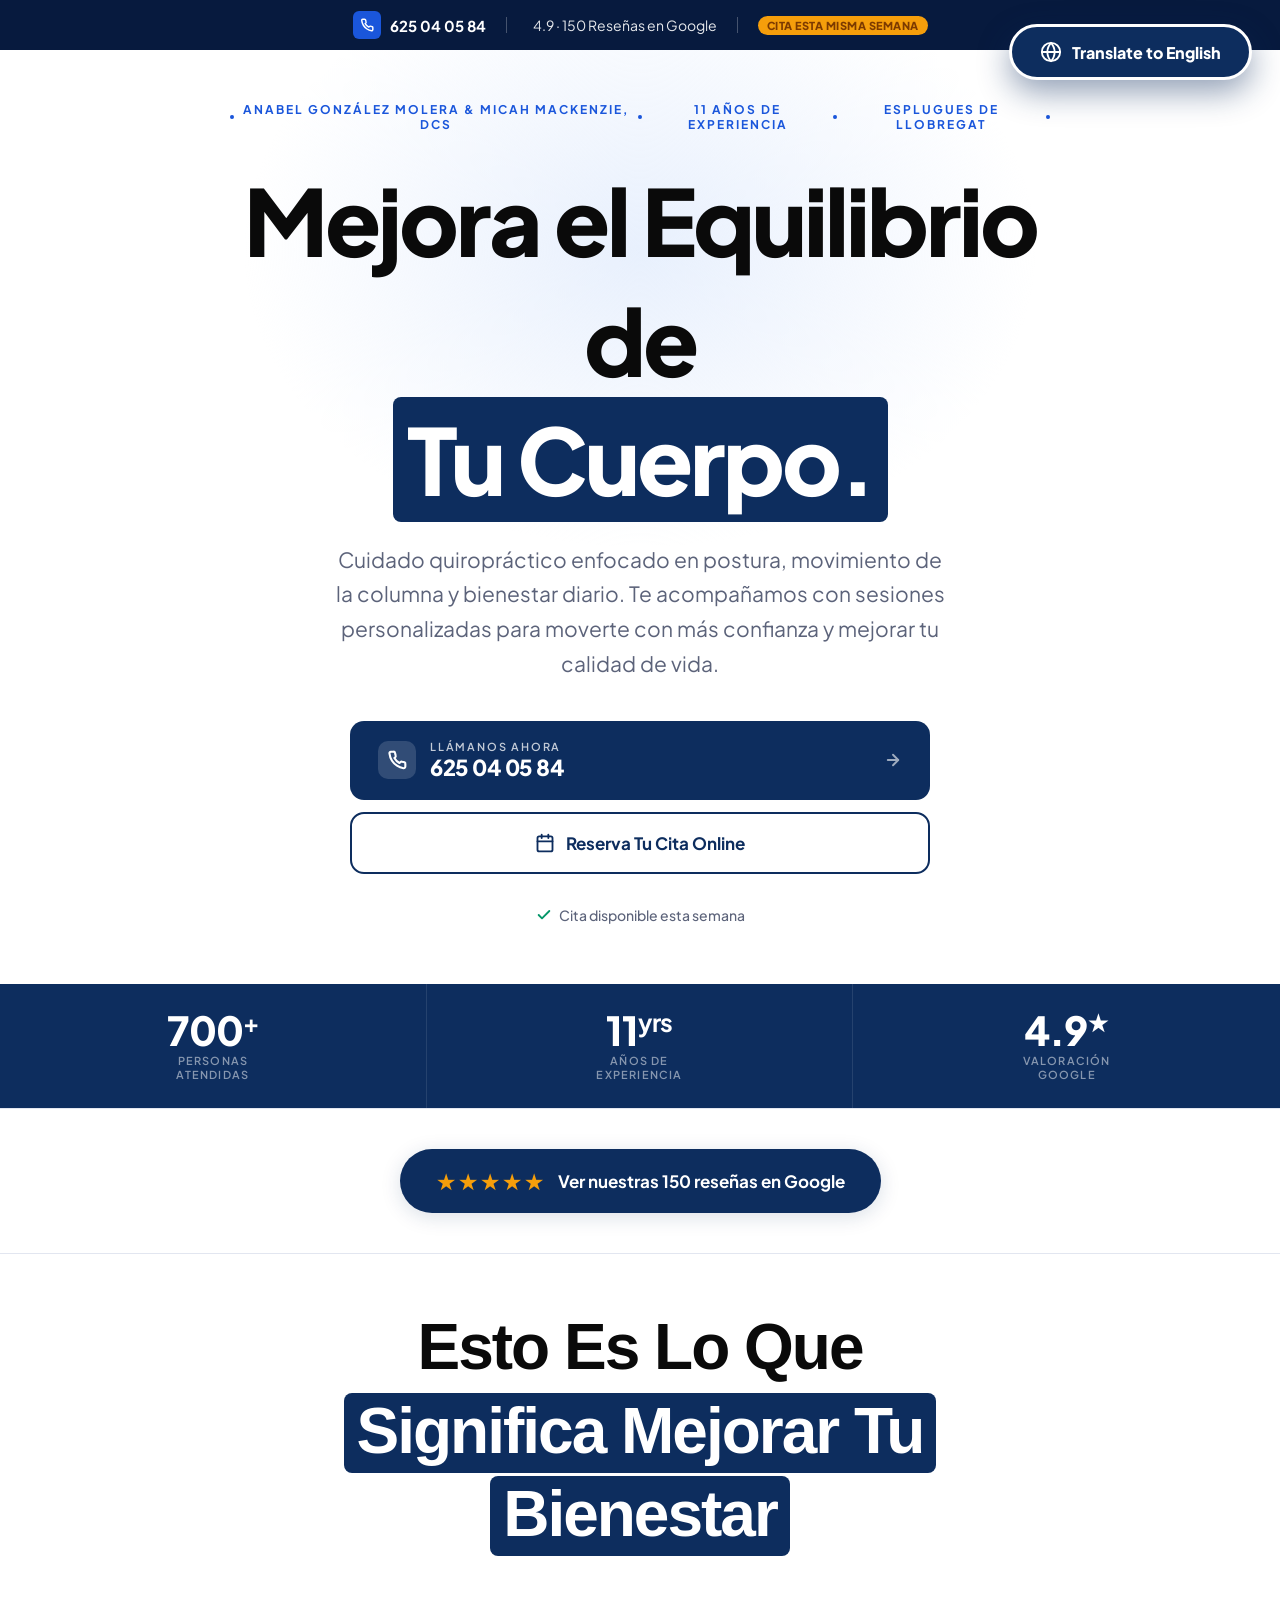
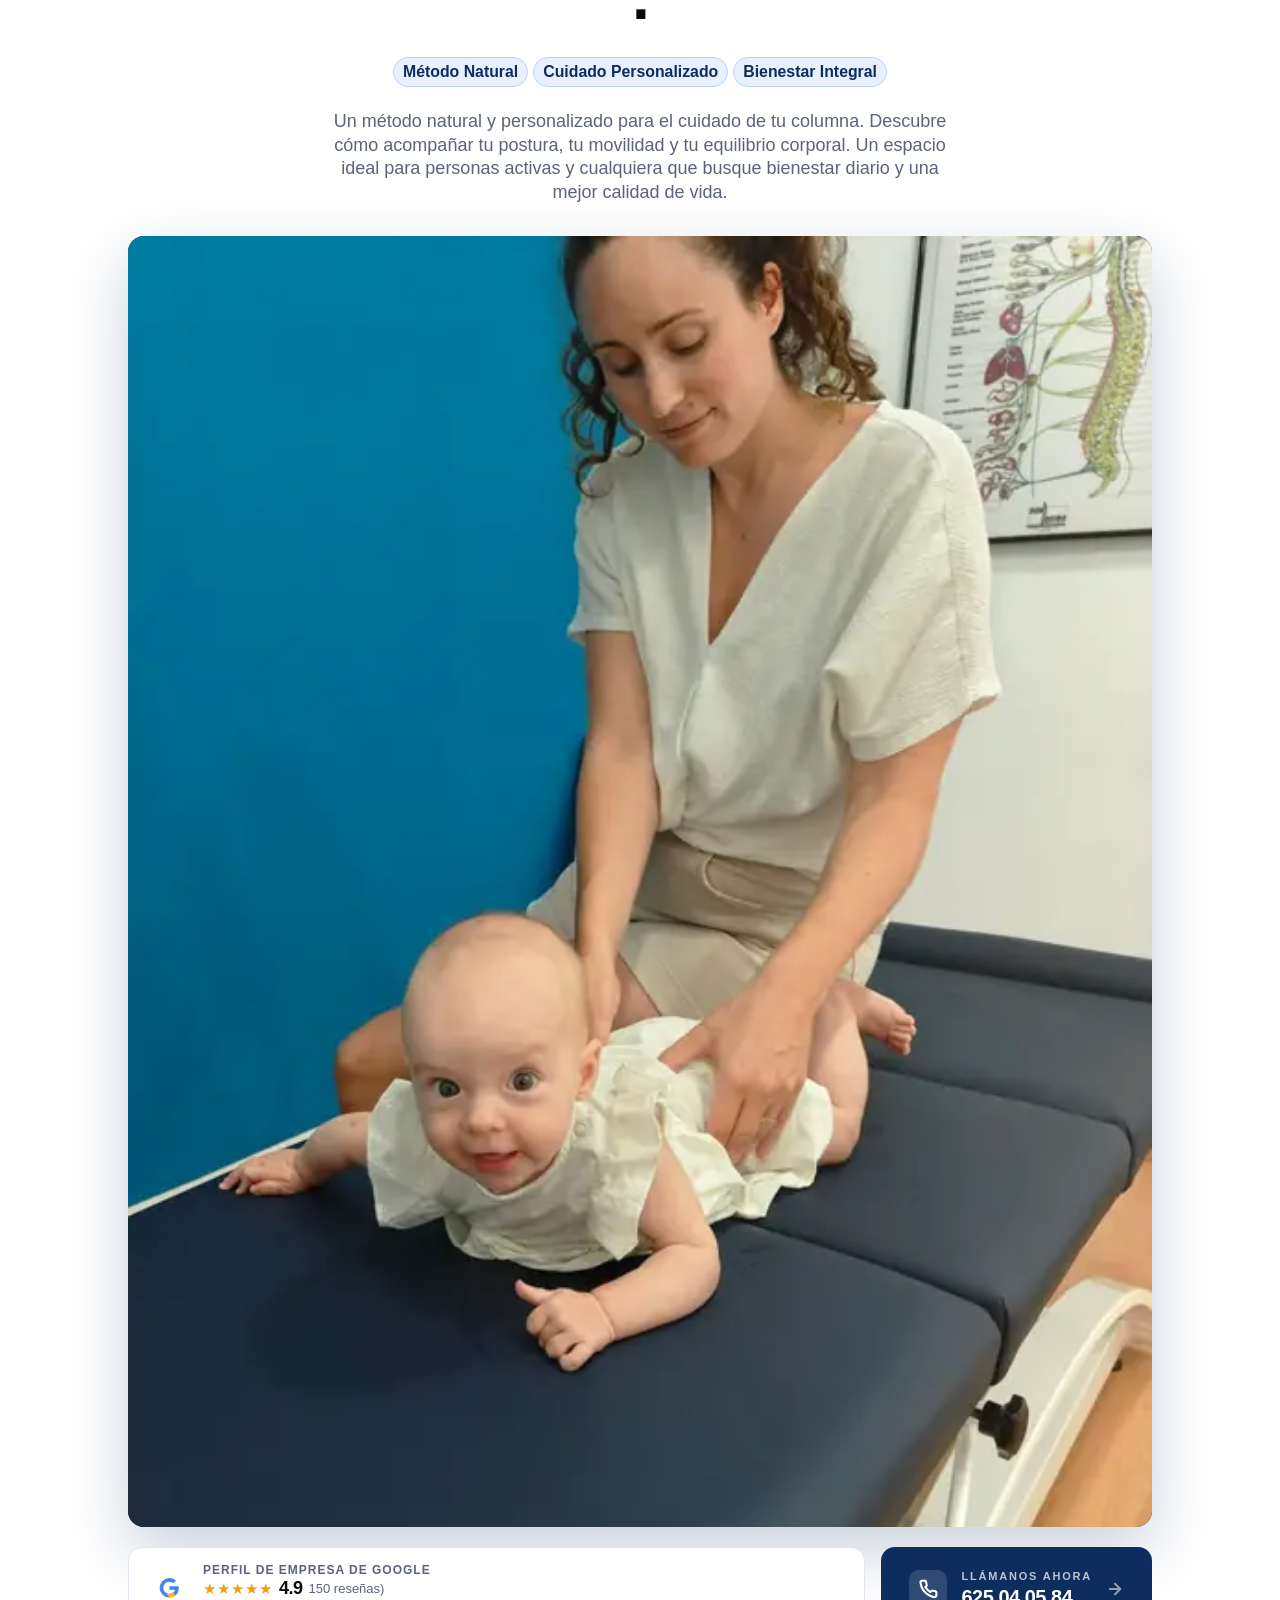
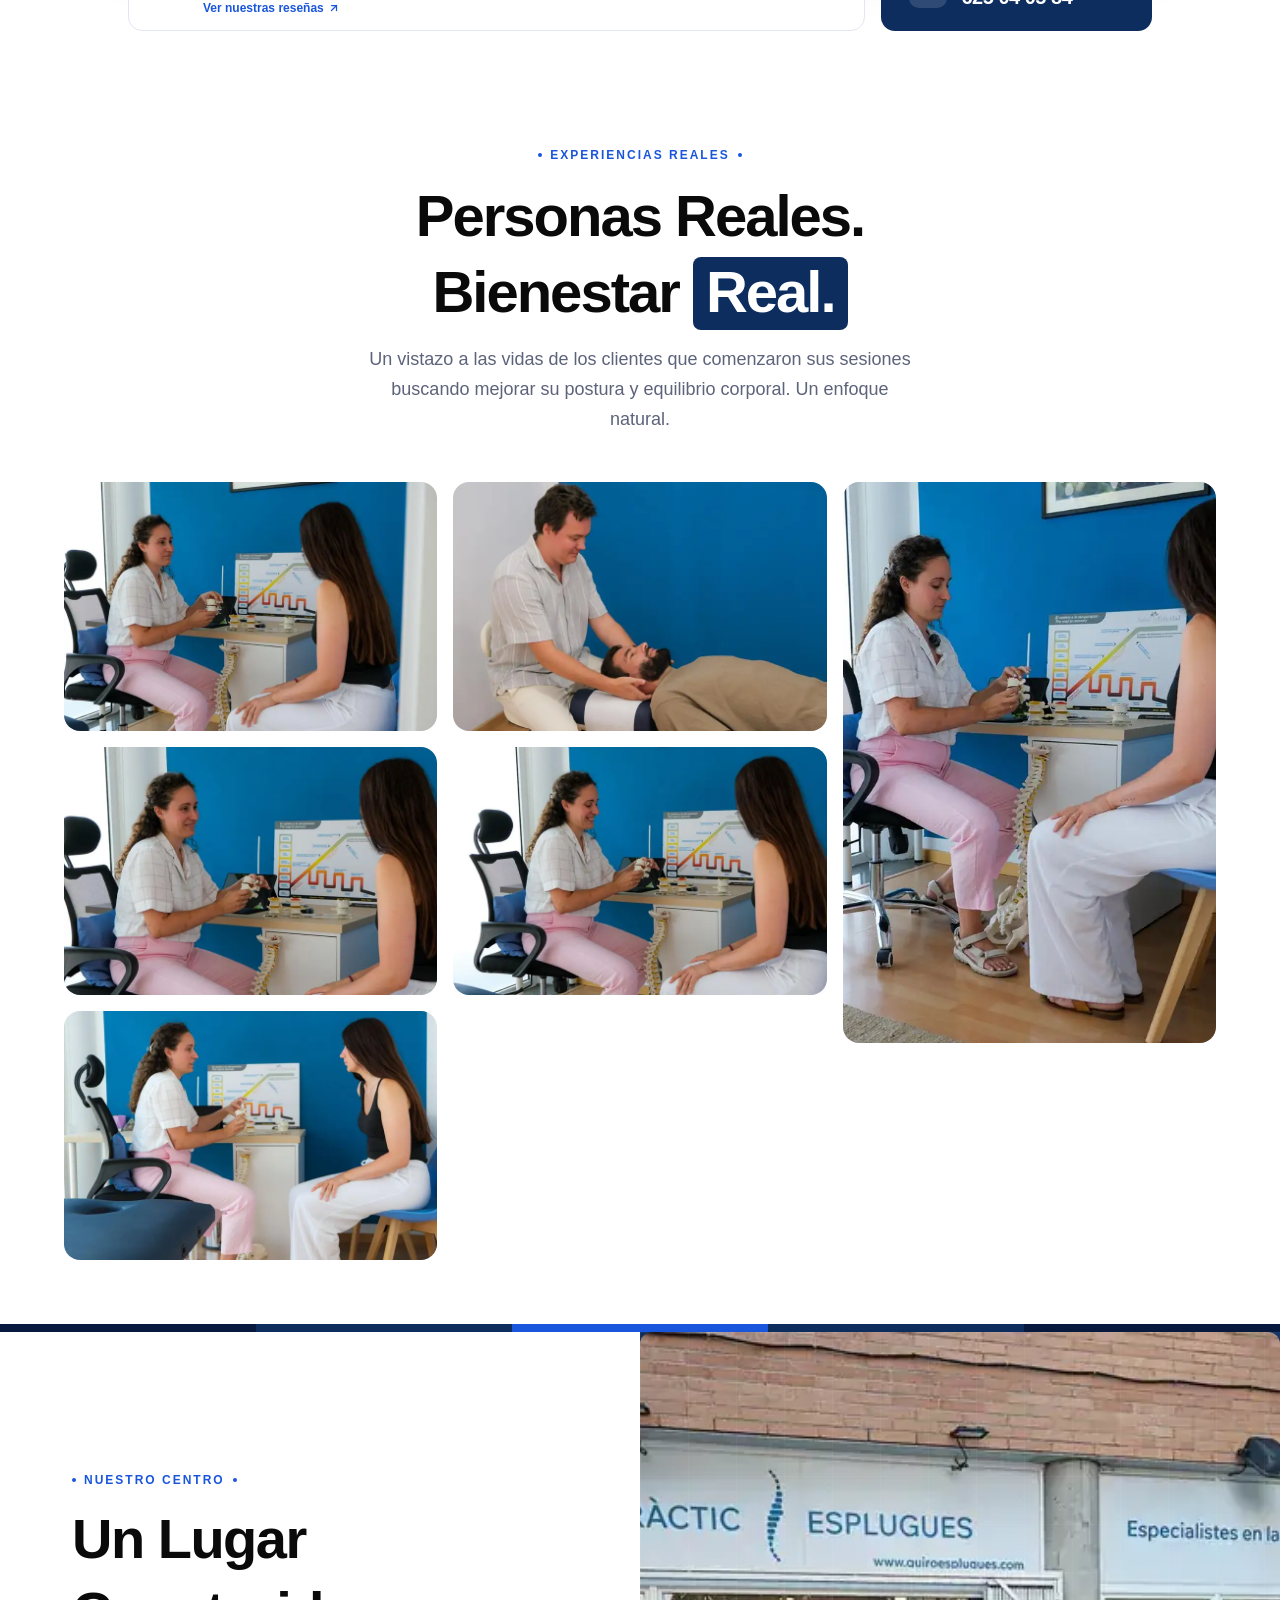
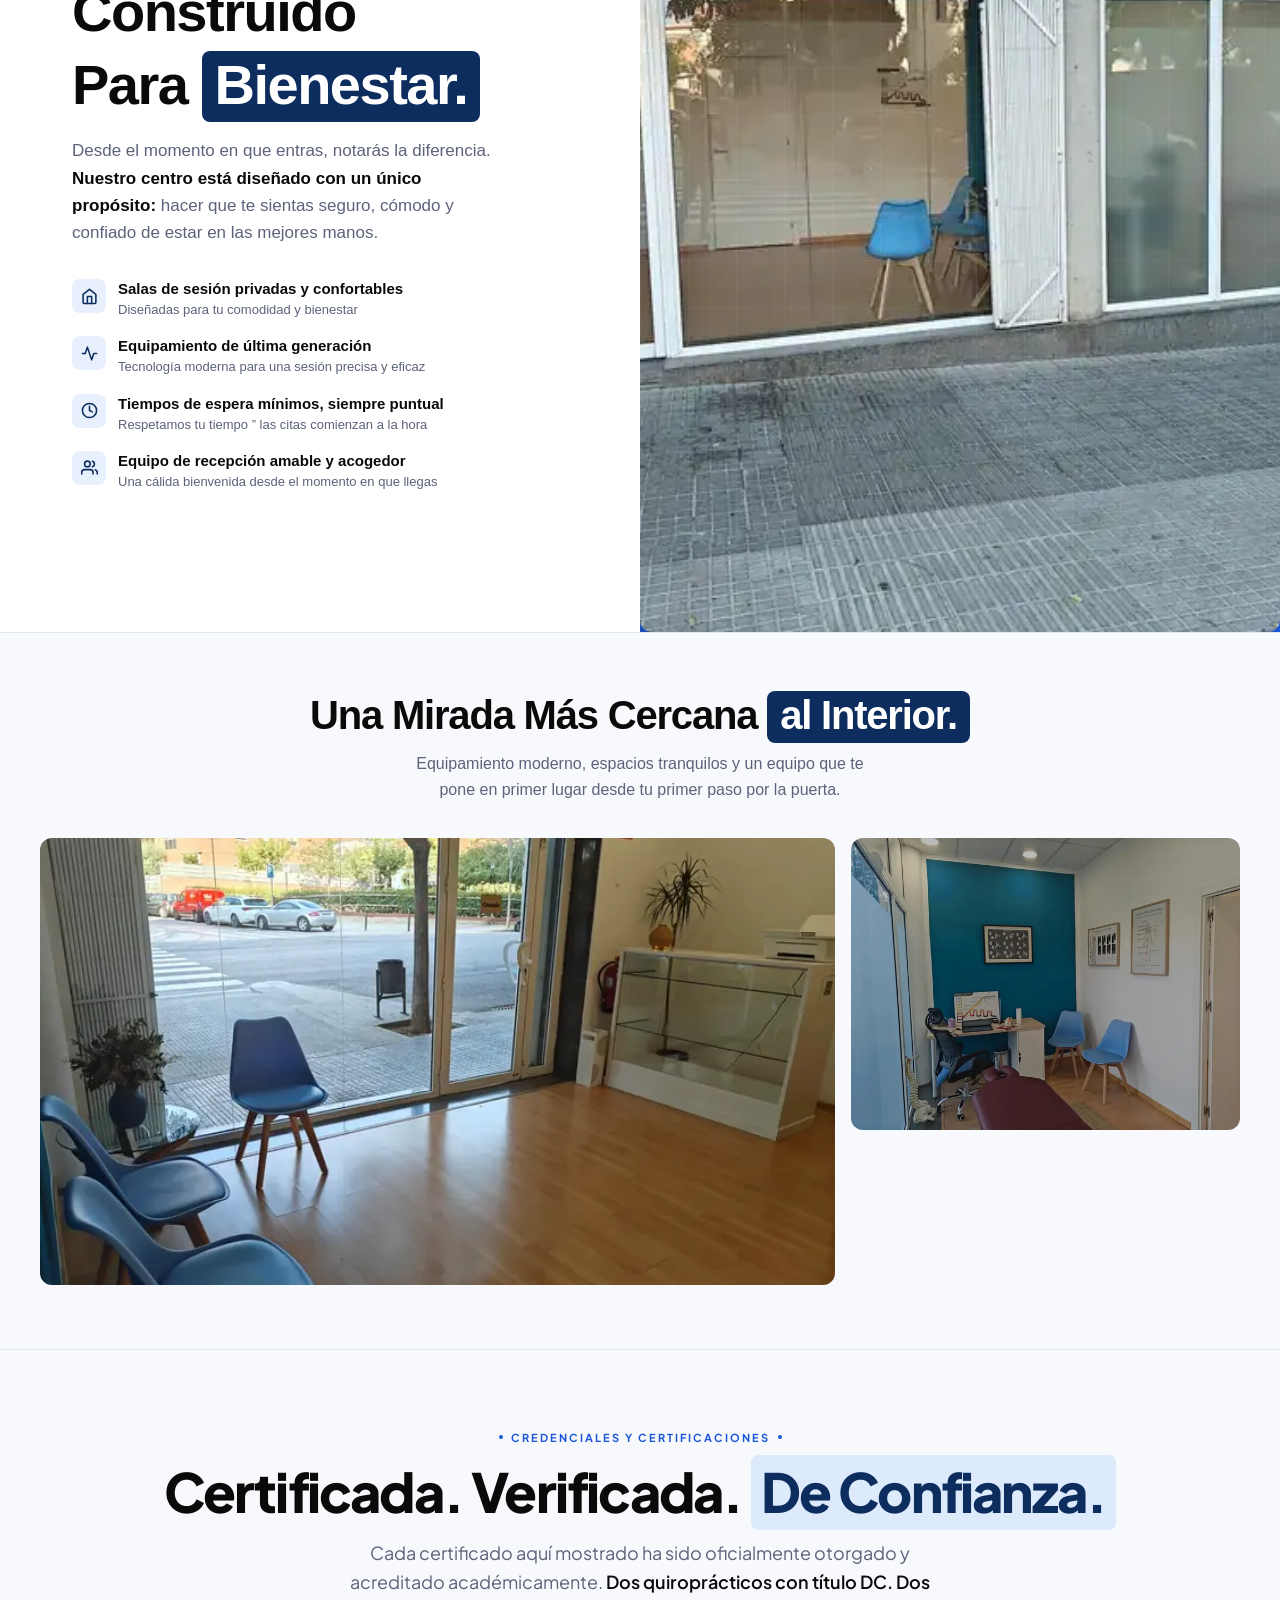
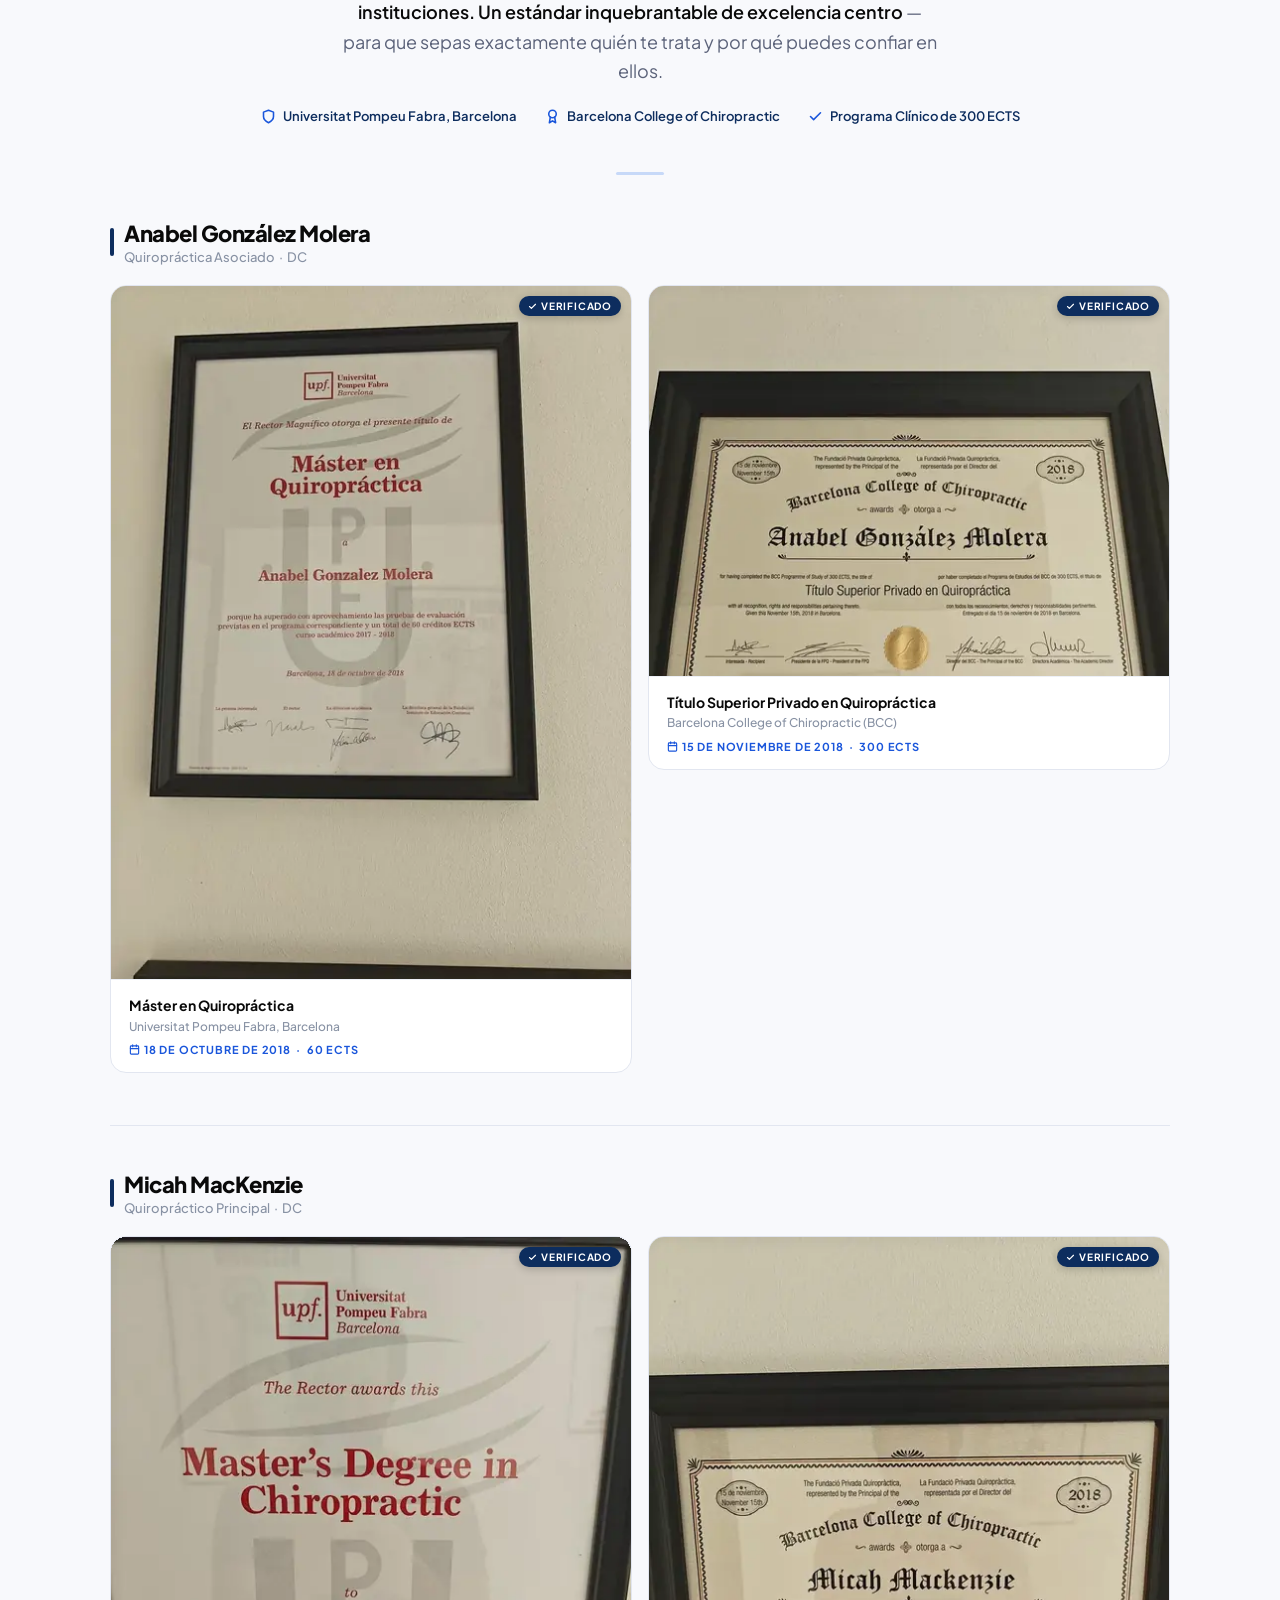
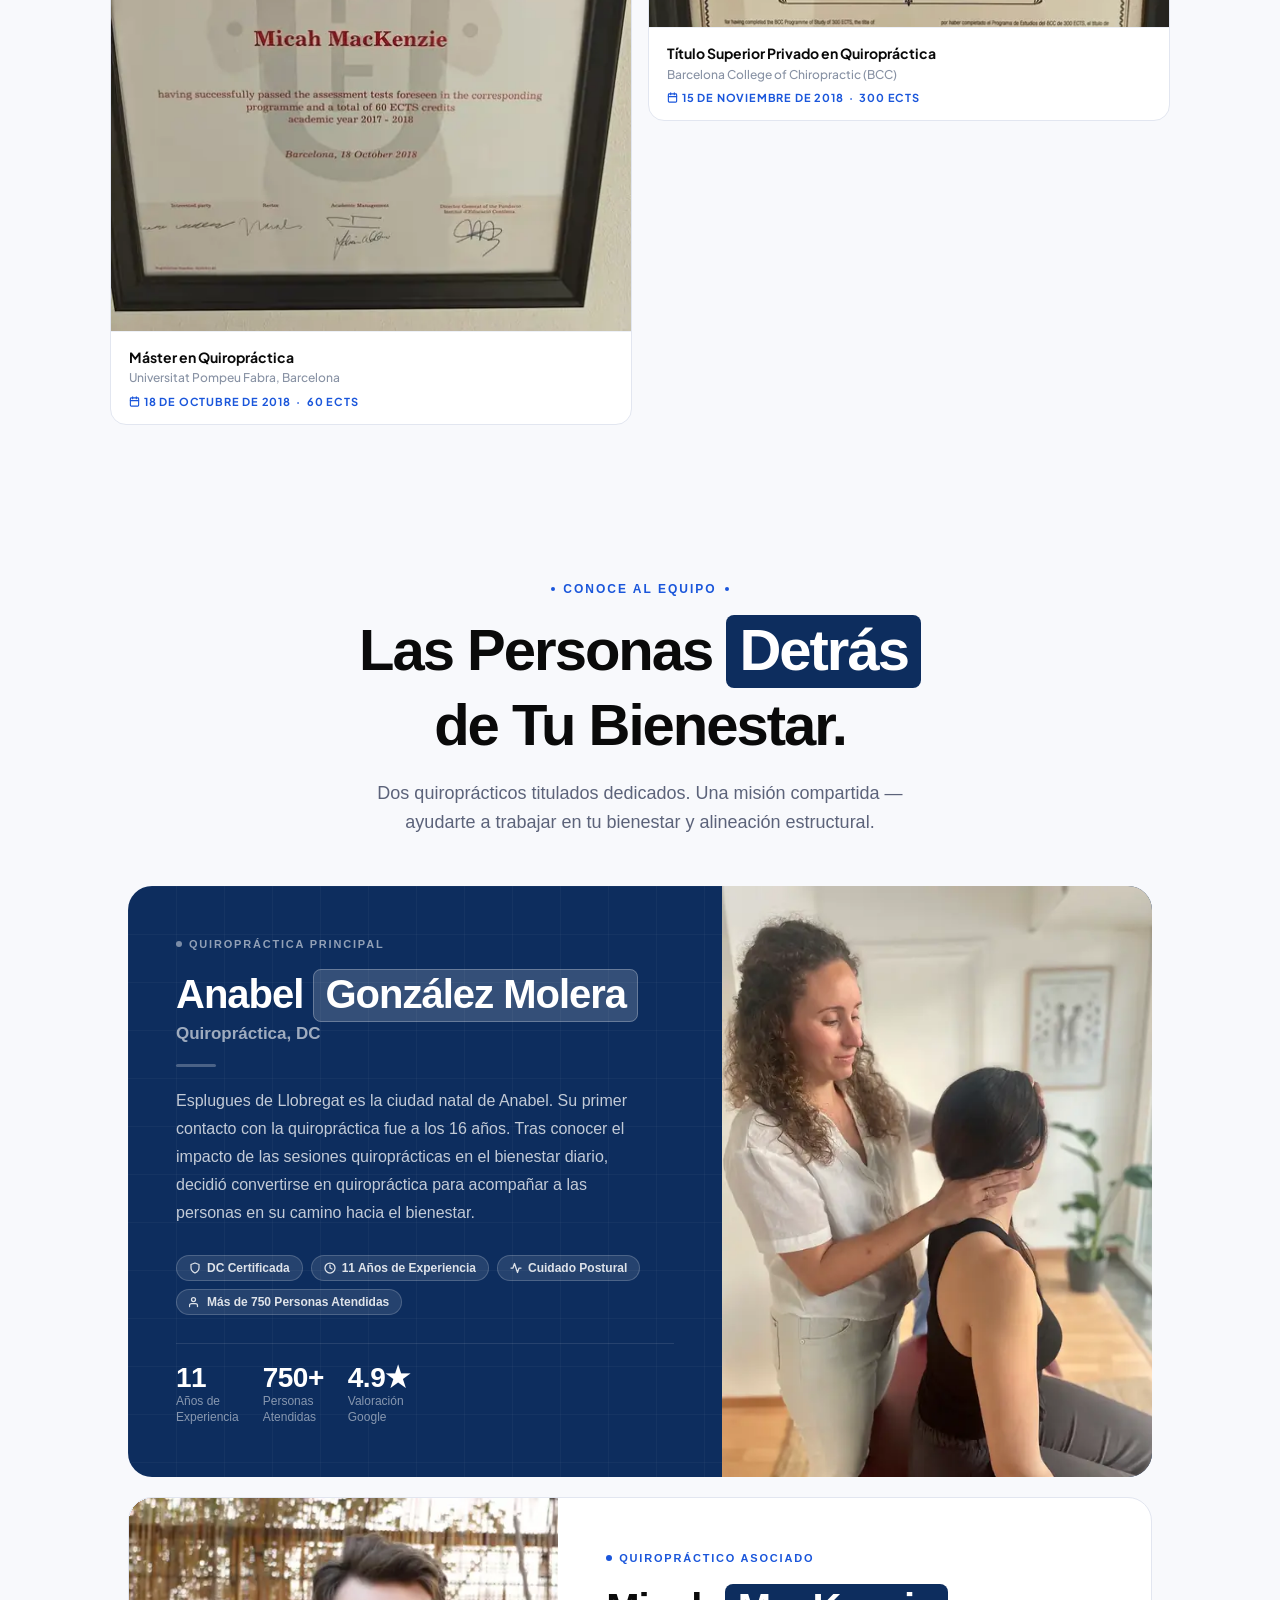
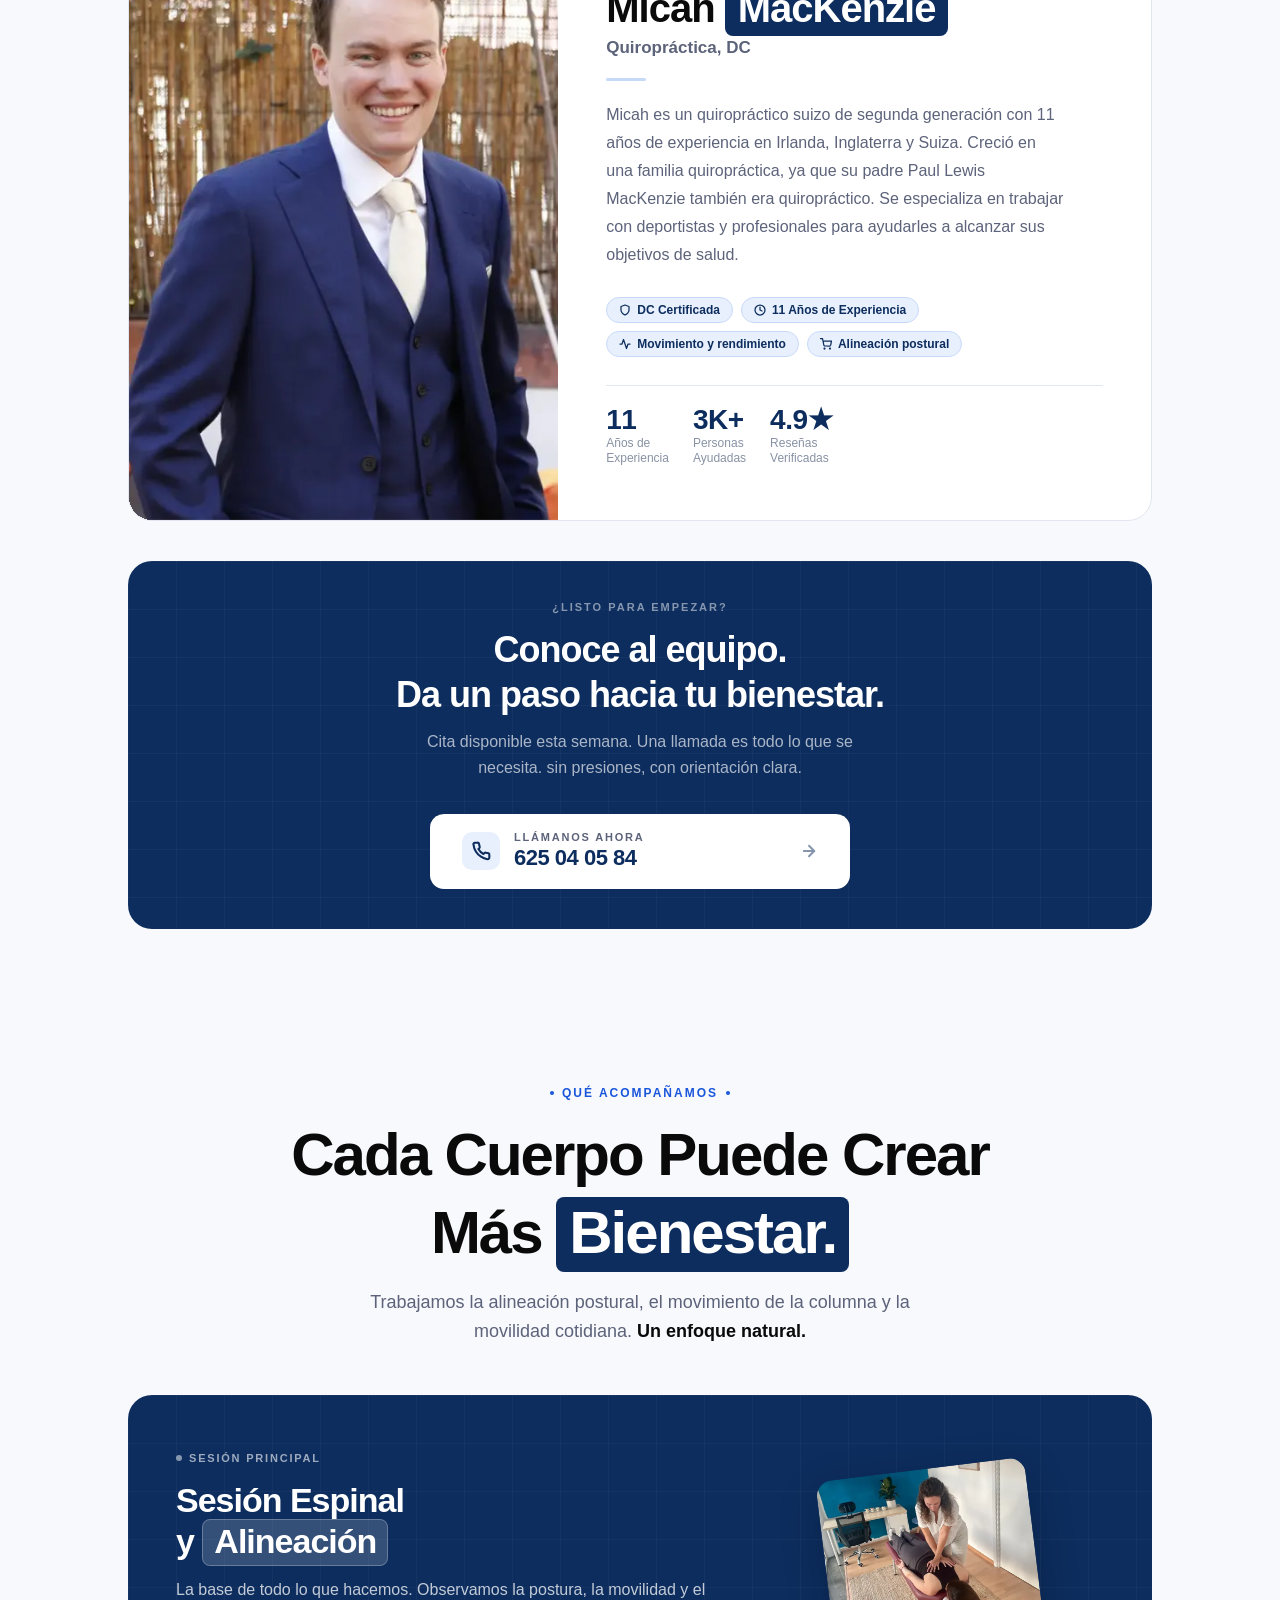
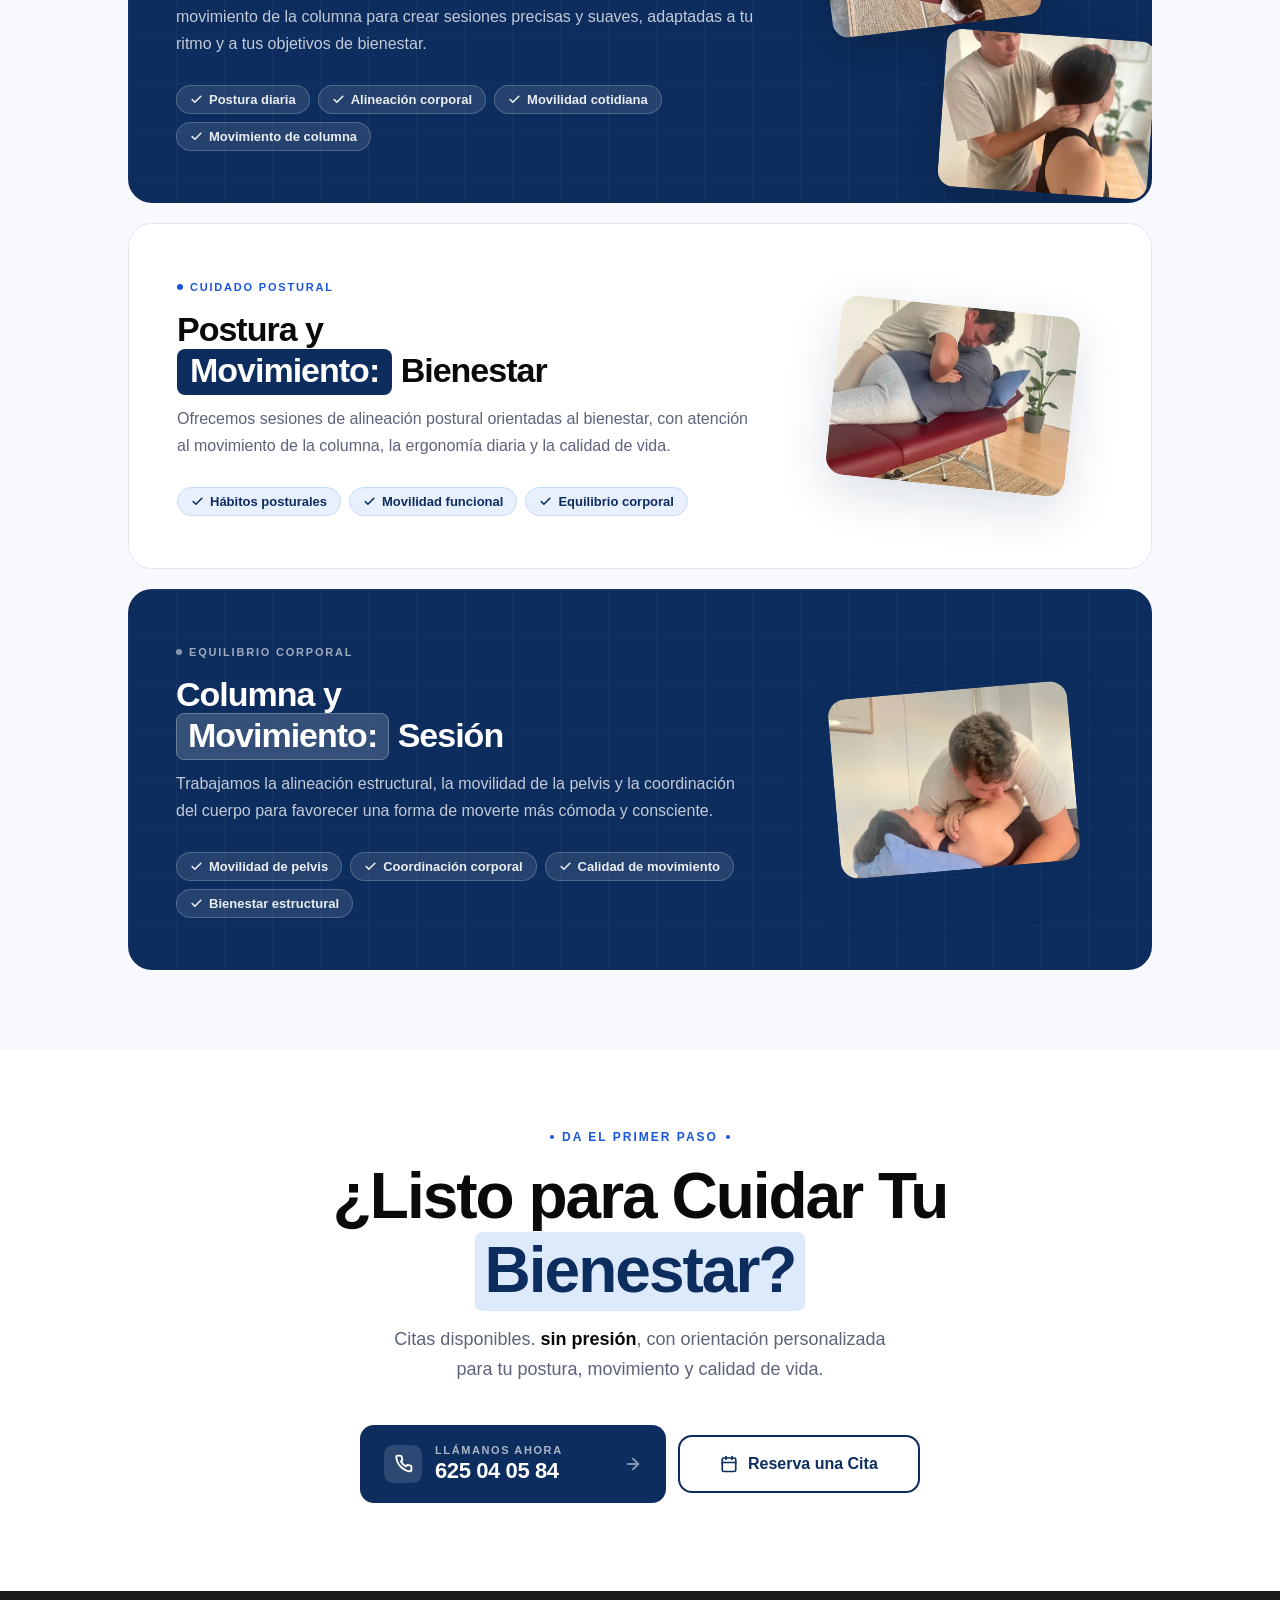
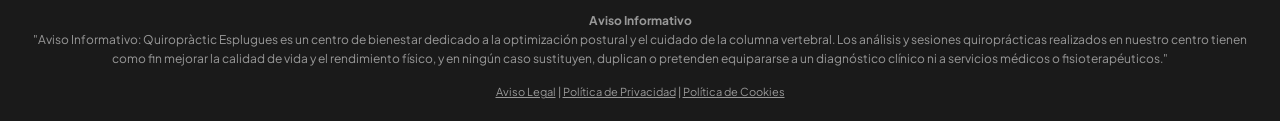
<file: index.html>
<!DOCTYPE html>
<html lang="es">

<head>
  <meta charset="UTF-8">
  <meta name="viewport" content="width=device-width, initial-scale=1.0">
  <title>Anabel González & Micah MacKenzie — Quiropráctica | Esplugues de Llobregat</title>
  <link rel="preconnect" href="https://fonts.googleapis.com">
  <link rel="preconnect" href="https://fonts.gstatic.com" crossorigin>
  <link rel="preload" as="style"
    href="https://fonts.googleapis.com/css2?family=Plus+Jakarta+Sans:ital,wght@0,300;0,400;0,500;0,600;0,700;0,800;0,900;1,400&display=swap">
  <link rel="stylesheet"
    href="https://fonts.googleapis.com/css2?family=Plus+Jakarta+Sans:ital,wght@0,300;0,400;0,500;0,600;0,700;0,800;0,900;1,400&display=swap"
    media="print" onload="this.media='all'">
  <noscript>
    <link rel="stylesheet"
      href="https://fonts.googleapis.com/css2?family=Plus+Jakarta+Sans:ital,wght@0,300;0,400;0,500;0,600;0,700;0,800;0,900;1,400&display=swap">
  </noscript>
  <!-- Google tag (gtag.js) -->
  <script async src="https://www.googletagmanager.com/gtag/js?id=G-1B49TVT4PJ"></script>
  <script>
    window.dataLayer = window.dataLayer || [];
    function gtag() { dataLayer.push(arguments); }
    gtag('js', new Date());

    gtag('config', 'G-1B49TVT4PJ');
  </script>

  <!-- Google tag (gtag.js) -->
  <script async src="https://www.googletagmanager.com/gtag/js?id=AW-18118351966"></script>
  <script>
    window.dataLayer = window.dataLayer || [];
    function gtag() { dataLayer.push(arguments); }
    gtag('js', new Date());

    gtag('config', 'AW-18118351966');
  </script>
  <!-- Critical CSS: inlined for instant hero paint -->
  <style>
    /* ═══════════════════════════════════════════════
   CRITICAL CSS ” Above-the-fold only
   Topbar · Hero · Stats strip
   Loaded inline for fastest first paint
   ═══════════════════════════════════════════════ */

    /* â”€â”€â”€ RESET â”€â”€â”€â”€â”€â”€â”€â”€â”€â”€â”€â”€â”€â”€â”€â”€â”€â”€â”€â”€â”€â”€â”€â”€â”€â”€â”€â”€â”€â”€â”€â”€â”€â”€â”€ */
    *,
    *::before,
    *::after {
      box-sizing: border-box;
      margin: 0;
      padding: 0;
    }

    html {
      scroll-behavior: smooth;
    }

    body {
      font-family: 'Plus Jakarta Sans', sans-serif;
      background: #fff;
      color: #0a0a0a;
      -webkit-font-smoothing: antialiased;
      overflow-x: hidden;
    }

    /* â”€â”€â”€ TOKENS â”€â”€â”€â”€â”€â”€â”€â”€â”€â”€â”€â”€â”€â”€â”€â”€â”€â”€â”€â”€â”€â”€â”€â”€â”€â”€â”€â”€â”€â”€â”€â”€â”€â”€â”€ */
    :root {
      --navy: #0d2d5e;
      --navy-deep: #071a3e;
      --blue: #1a56db;
      --blue-tint: #e8f0fd;
      --blue-pale: #f0f5ff;
      --ink: #0a0a0a;
      --muted: #5c637a;
      --border: #e2e6f0;
      --off-white: #f8f9fc;
      --gold: #f59e0b;
      --green: #059669;
    }

    /* â”€â”€â”€ STICKY TOP BAR â”€â”€â”€â”€â”€â”€â”€â”€â”€â”€â”€â”€â”€â”€â”€â”€â”€â”€â”€â”€â”€â”€â”€â”€â”€â”€â”€â”€ */
    .topbar {
      position: sticky;
      top: 0;
      z-index: 200;
      background: var(--navy-deep);
      display: flex;
      align-items: center;
      justify-content: center;
      gap: 20px;
      padding: 11px 20px;
      flex-wrap: wrap;
      animation: slideDown .4s ease both;
    }

    .topbar-call {
      display: flex;
      align-items: center;
      gap: 9px;
      color: #fff;
      text-decoration: none;
      font-size: 15px;
      font-weight: 700;
    }

    .topbar-call .ph-wrap {
      width: 28px;
      height: 28px;
      border-radius: 6px;
      background: var(--blue);
      display: flex;
      align-items: center;
      justify-content: center;
    }

    .topbar-sep {
      width: 1px;
      height: 16px;
      background: rgba(255, 255, 255, .25);
    }

    .topbar-stars {
      display: flex;
      align-items: center;
      gap: 6px;
      color: rgba(255, 255, 255, .9);
      font-size: 14px;
    }

    .stars {
      color: var(--gold);
      letter-spacing: 1.5px;
      font-size: 13px;
    }

    .topbar-badge {
      background: var(--gold);
      color: #7c3a00;
      font-size: 11px;
      font-weight: 800;
      padding: 3px 9px;
      border-radius: 20px;
      letter-spacing: .5px;
      text-transform: uppercase;
    }

    /* â”€â”€â”€ HERO â”€â”€â”€â”€â”€â”€â”€â”€â”€â”€â”€â”€â”€â”€â”€â”€â”€â”€â”€â”€â”€â”€â”€â”€â”€â”€â”€â”€â”€â”€â”€â”€â”€â”€â”€â”€â”€â”€ */
    .hero {
      min-height: calc(100svh - 51px);
      display: flex;
      flex-direction: column;
      align-items: center;
      justify-content: center;
      text-align: center;
      padding: 52px 24px 60px;
      position: relative;
      overflow: hidden;
      background: #fff;
    }

    .hero::before {
      content: '';
      position: absolute;
      top: -100px;
      left: 50%;
      transform: translateX(-50%);
      width: 800px;
      height: 600px;
      background: radial-gradient(ellipse at center, var(--blue-tint) 0%, transparent 70%);
      pointer-events: none;
      z-index: 0;
      animation: glowFade 1.2s ease both;
    }

    .hero-inner {
      position: relative;
      z-index: 1;
      max-width: 820px;
      width: 100%;
      display: flex;
      flex-direction: column;
      align-items: center;
    }

    /* Credential line */
    .cred-line {
      display: inline-flex;
      align-items: center;
      gap: 8px;
      font-size: 12px;
      font-weight: 700;
      letter-spacing: 2px;
      text-transform: uppercase;
      color: var(--blue);
      margin-bottom: 28px;
      animation: fadeUp .5s .1s ease both;
    }

    .cred-dot {
      width: 4px;
      height: 4px;
      border-radius: 50%;
      background: var(--blue);
    }

    /* Headline */
    .headline {
      font-size: clamp(40px, 11vw, 92px);
      font-weight: 900;
      line-height: 1.0;
      letter-spacing: -3px;
      color: var(--ink);
      line-height: 130%;
      margin-bottom: 24px;
      animation: fadeUp .55s .15s ease both;
    }

    /* Blue chip highlight */
    .hl {
      display: inline;
      background: var(--navy);
      color: #fff;
      padding: 4px 14px 6px;
      border-radius: 8px;
      position: relative;
      box-decoration-break: clone;
      -webkit-box-decoration-break: clone;
    }

    /* Subheadline */
    .subheadline {
      font-size: clamp(17px, 2.8vw, 21px);
      font-weight: 400;
      line-height: 1.65;
      color: var(--muted);
      max-width: 620px;
      margin-bottom: 40px;
      animation: fadeUp .55s .25s ease both;
    }

    .subheadline strong {
      color: var(--ink);
      font-weight: 700;
    }

    .no-tag {
      display: inline-flex;
      align-items: center;
      gap: 5px;
      background: #fff0f0;
      color: #b91c1c;
      font-size: .9em;
      font-weight: 700;
      padding: 2px 9px;
      border-radius: 20px;
      border: 1px solid #fecaca;
      white-space: nowrap;
    }

    .no-tag svg {
      flex-shrink: 0;
    }

    .yes-tag {
      display: inline-flex;
      align-items: center;
      gap: 5px;
      background: #f0fdf4;
      color: #166534;
      font-size: .9em;
      font-weight: 700;
      padding: 2px 9px;
      border-radius: 20px;
      border: 1px solid #bbf7d0;
      white-space: nowrap;
    }

    /* CTA group */
    .cta-group {
      display: flex;
      flex-direction: column;
      align-items: center;
      gap: 12px;
      width: 100%;
      max-width: 520px;
      margin-bottom: 32px;
      animation: fadeUp .55s .35s ease both;
    }

    /* CALL ” primary */
    .btn-call {
      position: relative;
      overflow: hidden;
      display: flex;
      align-items: center;
      justify-content: center;
      gap: 14px;
      width: 100%;
      background: var(--navy);
      color: #fff;
      text-decoration: none;
      padding: 20px 28px;
      border-radius: 14px;
      border: none;
      cursor: pointer;
      transition: background .2s, transform .15s;
      -webkit-tap-highlight-color: transparent;
    }

    .btn-call:hover {
      background: var(--navy-deep);
      transform: translateY(-2px);
    }

    .btn-call:active {
      transform: translateY(0);
    }

    .btn-call::before {
      content: '';
      position: absolute;
      top: 0;
      left: -100%;
      width: 60%;
      height: 100%;
      background: linear-gradient(90deg, transparent, rgba(255, 255, 255, .09), transparent);
      animation: shimmer 3.2s 2s ease-in-out infinite;
    }

    .btn-call::after {
      content: '';
      position: absolute;
      inset: -3px;
      border-radius: 17px;
      border: 2px solid var(--navy);
      opacity: 0;
      animation: pulseRing 2.4s 1.5s ease-out infinite;
    }

    .call-icon-wrap {
      width: 38px;
      height: 38px;
      border-radius: 10px;
      background: rgba(255, 255, 255, .15);
      display: flex;
      align-items: center;
      justify-content: center;
      flex-shrink: 0;
    }

    .call-text {
      display: flex;
      flex-direction: column;
      text-align: left;
    }

    .call-instruction {
      font-size: 11px;
      font-weight: 600;
      opacity: .75;
      letter-spacing: 1.8px;
      text-transform: uppercase;
      line-height: 1;
      margin-bottom: 3px;
    }

    .call-number {
      font-size: 22px;
      font-weight: 800;
      letter-spacing: -.5px;
      line-height: 1.1;
    }

    .call-arrow {
      margin-left: auto;
      opacity: .6;
      flex-shrink: 0;
      transition: transform .2s;
    }

    .btn-call:hover .call-arrow {
      transform: translateX(4px);
      opacity: 1;
    }

    /* BOOK ” secondary */
    .btn-book {
      display: flex;
      align-items: center;
      justify-content: center;
      gap: 11px;
      width: 100%;
      background: #fff;
      color: var(--navy);
      text-decoration: none;
      padding: 18px 28px;
      border-radius: 14px;
      border: 2px solid var(--navy);
      font-size: 17px;
      font-weight: 700;
      cursor: pointer;
      transition: background .2s, transform .15s;
      -webkit-tap-highlight-color: transparent;
    }

    .btn-book:hover {
      background: var(--blue-tint);
      transform: translateY(-2px);
    }

    .btn-book:active {
      transform: translateY(0);
    }

    /* Trust micro */
    .trust-micro {
      display: flex;
      flex-wrap: wrap;
      justify-content: center;
      gap: 8px 22px;
      animation: fadeUp .55s .45s ease both;
    }

    .trust-item {
      display: flex;
      align-items: center;
      gap: 7px;
      font-size: 14px;
      font-weight: 500;
      color: var(--muted);
    }

    .trust-item svg {
      color: var(--green);
      flex-shrink: 0;
    }

    /* â”€â”€â”€ STATS STRIP â”€â”€â”€â”€â”€â”€â”€â”€â”€â”€â”€â”€â”€â”€â”€â”€â”€â”€â”€â”€â”€â”€â”€â”€â”€â”€â”€â”€â”€â”€â”€ */
    .stats-strip {
      background: var(--navy);
      display: grid;
      grid-template-columns: repeat(3, 1fr);
      text-align: center;
    }

    .stat-cell {
      padding: 26px 12px;
      border-right: 1px solid rgba(255, 255, 255, .1);
      display: flex;
      flex-direction: column;
      align-items: center;
      gap: 4px;
    }

    .stat-cell:last-child {
      border-right: none;
    }

    .stat-num {
      font-size: clamp(26px, 6vw, 40px);
      font-weight: 900;
      color: #fff;
      line-height: 1;
      letter-spacing: -1px;
    }

    .stat-suf {
      font-size: .62em;
      font-weight: 700;
      vertical-align: super;
    }

    .stat-label {
      font-size: 11px;
      font-weight: 600;
      color: rgba(255, 255, 255, .5);
      text-transform: uppercase;
      letter-spacing: 1.2px;
      line-height: 1.3;
    }

    /* â”€â”€â”€ DESKTOP ENHANCEMENTS â”€â”€â”€â”€â”€â”€â”€â”€â”€â”€â”€â”€â”€â”€â”€â”€â”€â”€â”€â”€â”€â”€ */
    @media (min-width: 768px) {
      .cta-group {
        flex-direction: column;
        max-width: 580px;
      }

      .btn-call,
      .btn-book {
        flex: 1;
      }
    }

    /* â”€â”€â”€ SCROLL REVEAL (shared) â”€â”€â”€â”€â”€â”€â”€â”€â”€â”€â”€â”€â”€â”€â”€â”€â”€â”€ */
    .reveal {
      opacity: 0;
      transform: translateY(20px);
      transition: opacity .55s ease, transform .55s ease;
    }

    .reveal.visible {
      opacity: 1;
      transform: none;
    }

    /* â”€â”€â”€ KEYFRAMES â”€â”€â”€â”€â”€â”€â”€â”€â”€â”€â”€â”€â”€â”€â”€â”€â”€â”€â”€â”€â”€â”€â”€â”€â”€â”€â”€â”€â”€â”€â”€â”€ */
    @keyframes slideDown {
      from {
        transform: translateY(-100%);
        opacity: 0;
      }

      to {
        transform: translateY(0);
        opacity: 1;
      }
    }

    @keyframes fadeUp {
      from {
        opacity: 0;
        transform: translateY(22px);
      }

      to {
        opacity: 1;
        transform: translateY(0);
      }
    }

    @keyframes glowFade {
      from {
        opacity: 0;
      }

      to {
        opacity: 1;
      }
    }

    @keyframes shimmer {

      0%,
      100% {
        left: -100%;
      }

      50% {
        left: 130%;
      }
    }

    @keyframes pulseRing {
      0% {
        opacity: .6;
        transform: scale(1);
      }

      100% {
        opacity: 0;
        transform: scale(1.1);
      }
    }

    @keyframes tickerScroll {
      from {
        transform: translateX(0);
      }

      to {
        transform: translateX(-50%);
      }
    }

    @keyframes blink {

      0%,
      100% {
        opacity: 1;
      }

      50% {
        opacity: .35;
      }
    }

    @keyframes pulse {

      0%,
      100% {
        opacity: 1;
      }

      50% {
        opacity: .6;
      }
    }
  </style>
  <!-- Deferred CSS: loads after hero -->
  <link rel="stylesheet" href="./style.css" media="print" onload="this.media='all'">
  <noscript>
    <link rel="stylesheet" href="./style.css">
  </noscript>
</head>

<body>
  <!-- â”€â”€â”€ TOP BAR â”€â”€â”€ -->
  <div class="topbar" role="banner">
    <a href="tel:+34625040584" class="topbar-call" aria-label="Llamar al 625 04 05 84">
      <span class="ph-wrap">
        <svg width="14" height="14" viewBox="0 0 24 24" fill="none" stroke="#fff" stroke-width="2.5"
          stroke-linecap="round" stroke-linejoin="round" aria-hidden="true">
          <path
            d="M22 16.92v3a2 2 0 01-2.18 2A19.79 19.79 0 0112 18.85a19.5 19.5 0 01-6-6 19.79 19.79 0 01-3.07-8.67A2 2 0 014.72 2h3a2 2 0 012 1.72c.13.96.36 1.9.66 2.81a2 2 0 01-.45 2.11L8.83 9.56A16 16 0 0015 15.64l1.1-1.1a2 2 0 012.11-.45c.91.3 1.85.52 2.81.65A2 2 0 0122 16.92z" />
        </svg>
      </span>
      625 04 05 84
    </a>
    <div class="topbar-sep" aria-hidden="true"></div>
    <div class="topbar-stars">
      <span class="stars" aria-label="5 stars"></span>
      <span>4.9 · 150 Reseñas en Google</span>
    </div>
    <div class="topbar-sep" aria-hidden="true"></div>
    <span class="topbar-badge">Cita Esta Misma Semana</span>
  </div>

  <!-- â”€â”€â”€ HERO â”€â”€â”€ -->
  <section class="hero" aria-labelledby="main-headline">
    <div class="hero-inner">
      <div class="cred-line" aria-label="Credenciales de los doctores">
        <span class="cred-dot" aria-hidden="true"></span>
        Anabel González Molera & Micah MacKenzie, DCs
        <span class="cred-dot" aria-hidden="true"></span>
        11 Años de Experiencia
        <span class="cred-dot" aria-hidden="true"></span>
        Esplugues de Llobregat
        <span class="cred-dot" aria-hidden="true"></span>
      </div>
      <h1 class="headline" id="main-headline">
        Mejora el Equilibrio de<br>
        <span class="hl">Tu Cuerpo.</span>
      </h1>
      <p class="subheadline">
        Cuidado quiropráctico enfocado en postura, movimiento de la columna y bienestar diario.
        Te acompañamos con sesiones personalizadas para moverte con más confianza y mejorar tu calidad de vida.
      </p>
      <div class="cta-group">
        <a href="tel:+34625040584" class="btn-call"
          aria-label="Tap this button to call us at 625 04 05 84 ” your phone will dial us immediately">
          <span class="call-icon-wrap" aria-hidden="true">
            <svg width="20" height="20" viewBox="0 0 24 24" fill="none" stroke="#fff" stroke-width="2.5"
              stroke-linecap="round" stroke-linejoin="round">
              <path
                d="M22 16.92v3a2 2 0 01-2.18 2A19.79 19.79 0 0112 18.85a19.5 19.5 0 01-6-6 19.79 19.79 0 01-3.07-8.67A2 2 0 014.72 2h3a2 2 0 012 1.72c.13.96.36 1.9.66 2.81a2 2 0 01-.45 2.11L8.83 9.56A16 16 0 0015 15.64l1.1-1.1a2 2 0 012.11-.45c.91.3 1.85.52 2.81.65A2 2 0 0122 16.92z" />
            </svg>
          </span>
          <span class="call-text">
            <span class="call-instruction">Llámanos Ahora</span>
            <span class="call-number">625 04 05 84</span>
          </span>
          <svg class="call-arrow" width="18" height="18" viewBox="0 0 24 24" fill="none" stroke="#fff"
            stroke-width="2.5" stroke-linecap="round" stroke-linejoin="round" aria-hidden="true">
            <line x1="5" y1="12" x2="19" y2="12" />
            <polyline points="12 5 19 12 12 19" />
          </svg>
        </a>
        <a href="https://quiroespluges.neptune.practicehub.io/p/booking/?lid=1&atid=2&locale=es&" class="btn-book"
          aria-label="Reserva tu cita online">
          <svg width="20" height="20" viewBox="0 0 24 24" fill="none" stroke="currentColor" stroke-width="2.2"
            stroke-linecap="round" stroke-linejoin="round" aria-hidden="true">
            <rect x="3" y="4" width="18" height="18" rx="2" />
            <line x1="16" y1="2" x2="16" y2="6" />
            <line x1="8" y1="2" x2="8" y2="6" />
            <line x1="3" y1="10" x2="21" y2="10" />
          </svg>
          Reserva Tu Cita Online
        </a>
      </div>
      <div class="trust-micro" aria-label="Garantías">

        <span class="trust-item">
          <svg width="16" height="16" viewBox="0 0 24 24" fill="none" stroke="currentColor" stroke-width="2.8"
            stroke-linecap="round" stroke-linejoin="round" aria-hidden="true">
            <polyline points="20 6 9 17 4 12" />
          </svg>
          Cita disponible esta semana
        </span>
      </div>
    </div>
  </section>

  <!-- â”€â”€â”€ STATS STRIP â”€â”€â”€ -->
  <div class="stats-strip reveal" role="region" aria-label="Estadísticas de la clínica">
    <div class="stat-cell">
      <div class="stat-num">700<span class="stat-suf">+</span></div>
      <div class="stat-label">Personas<br>Atendidas</div>
    </div>
    <div class="stat-cell">
      <div class="stat-num">11<span class="stat-suf">yrs</span></div>
      <div class="stat-label">Años de<br>Experiencia</div>
    </div>
    <div class="stat-cell">
      <div class="stat-num">4.9<span class="stat-suf">★</span></div>
      <div class="stat-label">Valoración<br>Google</div>
    </div>
  </div>

  <!-- â”€â”€â”€ GOOGLE REVIEWS LINK â”€â”€â”€ -->
  <div class="ticker-wrap reveal" role="region" aria-label="Reseñas en Google"
    style="text-align: center; padding: 40px 20px; background: #fff;">
    <a href="https://share.google/RJOvCiBTa5LTGlaOm" target="_blank" rel="noopener noreferrer"
      style="display: inline-flex; align-items: center; gap: 12px; background: #0d2d5e; padding: 18px 36px; border-radius: 50px; text-decoration: none; color: #fff; font-weight: 700; font-size: 17px; box-shadow: 0 4px 20px rgba(13,45,94,.15); transition: transform 0.2s, box-shadow 0.2s;"
      onmouseover="this.style.transform='translateY(-2px)'; this.style.boxShadow='0 8px 25px rgba(13,45,94,.2)';"
      onmouseout="this.style.transform='translateY(0)'; this.style.boxShadow='0 4px 20px rgba(13,45,94,.15)';">
      <span style="color: #f59e0b; font-size: 22px; letter-spacing: 2px;">★★★★★</span>
      Ver nuestras 150 reseñas en Google
    </a>
  </div>

  <!-- â”€â”€â”€ SOCIAL PROOF â”€â”€â”€ -->
  <section class="sec sec--white sp-section" aria-labelledby="sp-heading">
    <div class="sp-text">
      <h2 class="sp-heading" id="sp-heading">
        Esto Es Lo Que<br>
        <span class="chip">Significa Mejorar Tu Bienestar</span><br>
        .
      </h2>
      <p class="sp-sub">
        <span class="tag">Método Natural</span>
        <span class="tag">Cuidado Personalizado</span>
        <span class="tag">Bienestar Integral</span><br><br>
        Un método natural y personalizado para el cuidado de tu columna. Descubre cómo acompañar tu postura, tu movilidad y tu equilibrio corporal. Un espacio ideal para personas activas y cualquiera que busque bienestar diario y una mejor calidad de vida.
      </p>
    </div>
    <div class="sp-image-wrap">
      <img src="./images/optimized/IMG_20240902_130352.jpg.webp" alt="Sesión de bienestar familiar en Quiropràctic Esplugues"
        decoding="async" />
    </div>
    <div class="sp-bottom-bar">
      <a href="https://share.google/RJOvCiBTa5LTGlaOm" target="_blank" rel="noopener noreferrer" class="sp-google-badge"
        aria-label="View our Google Business Profile ” 4.9 stars, 150 reviews">
        <svg class="sp-g-logo" viewBox="0 0 40 40" fill="none" xmlns="http://www.w3.org/2000/svg" aria-hidden="true">
          <rect width="40" height="40" rx="8" fill="#fff" />
          <path
            d="M20.4 17.2h9.2c.12.6.18 1.22.18 1.86 0 5.5-3.68 9.4-9.38 9.4A9.73 9.73 0 0110.6 18.8a9.73 9.73 0 019.8-9.68c2.64 0 4.84.96 6.54 2.54l-2.66 2.56c-.74-.7-2.02-1.52-3.88-1.52-3.34 0-6.06 2.76-6.06 6.1s2.72 6.1 6.06 6.1c3.86 0 5.3-2.74 5.52-4.16h-5.52v-3.54z"
            fill="#4285F4" />
          <path d="M10.6 18.8c0 1.18.22 2.3.62 3.32" fill="#34A853" />
          <path d="M20.4 28.46c2.6 0 4.78-.86 6.38-2.32l-3.04-2.36c-.84.58-1.92.92-3.34.92-2.56 0-4.74-1.72-5.52-4.04"
            fill="#FBBC05" />
          <path d="M29.78 19.06c0-.64-.06-1.26-.18-1.86" fill="#EA4335" />
        </svg>
        <div class="sp-g-info">
          <span class="sp-g-title">Perfil de Empresa de Google</span>
          <div class="sp-g-rating">
            <span class="sp-g-stars" aria-hidden="true">★★★★★</span>
            <span class="sp-g-score">4.9</span>
            <span class="sp-g-count">150 reseñas)</span>
          </div>
          <span class="sp-g-link">
            Ver nuestras reseñas
            <svg width="12" height="12" viewBox="0 0 24 24" fill="none" stroke="currentColor" stroke-width="2.5"
              stroke-linecap="round" stroke-linejoin="round" aria-hidden="true">
              <line x1="7" y1="17" x2="17" y2="7" />
              <polyline points="7 7 17 7 17 17" />
            </svg>
          </span>
        </div>
      </a>
      <a href="tel:+34625040584" class="cta-call" aria-label="Toca para llamarnos al 625 04 05 84">
        <span class="cta-call-icon" aria-hidden="true">
          <svg width="20" height="20" viewBox="0 0 24 24" fill="none" stroke="#fff" stroke-width="2.5"
            stroke-linecap="round" stroke-linejoin="round">
            <path
              d="M22 16.92v3a2 2 0 01-2.18 2A19.79 19.79 0 0112 18.85a19.5 19.5 0 01-6-6 19.79 19.79 0 01-3.07-8.67A2 2 0 014.72 2h3a2 2 0 012 1.72c.13.96.36 1.9.66 2.81a2 2 0 01-.45 2.11L8.83 9.56A16 16 0 0015 15.64l1.1-1.1a2 2 0 012.11-.45c.91.3 1.85.52 2.81.65A2 2 0 0122 16.92z" />
          </svg>
        </span>
        <span class="cta-call-text">
          <span class="cta-call-inst">Llámanos Ahora</span>
          <span class="cta-call-num">625 04 05 84</span>
        </span>
        <svg class="cta-call-arrow" width="18" height="18" viewBox="0 0 24 24" fill="none" stroke="#fff"
          stroke-width="2.5" stroke-linecap="round" stroke-linejoin="round" aria-hidden="true">
          <line x1="5" y1="12" x2="19" y2="12" />
          <polyline points="12 5 19 12 12 19" />
        </svg>
      </a>
    </div>
  </section>

  <!-- â”€â”€â”€ PATIENT GALLERY â”€â”€â”€ -->
  <section class="sec sec--white pg-section" aria-labelledby="pg-heading">
    <header class="sec-header reveal">
      <div class="eyebrow">
        <span class="eyebrow-dot" aria-hidden="true"></span>
        Experiencias Reales
        <span class="eyebrow-dot" aria-hidden="true"></span>
      </div>
      <h2 class="sec-heading" id="pg-heading">
        Personas Reales.<br>Bienestar <span class="chip">Real.</span>
      </h2>
      <p class="sec-sub">
        Un vistazo a las vidas de los clientes que comenzaron sus sesiones
        buscando mejorar su postura y equilibrio corporal.
         Un enfoque natural.
      </p>
    </header>
    <div class="pg-grid-wrap">
      <div class="pg-masonry" role="list" aria-label="Galería de fotos de bienestar postural">
        <div class="pg-item reveal" role="listitem">
          <img src="./images/optimized/anabel-spine-model-consultation.webp" alt="Anabel explica un modelo de columna durante una consulta" class="pg-img"
            style="width: 100%; height: auto; display: block; border-radius: 12px;" decoding="async">
          <div class="pg-item-overlay" aria-hidden="true"><span class="pg-item-label"><svg width="14" height="14"
                viewBox="0 0 24 24" fill="none" stroke="currentColor" stroke-width="2.5" stroke-linecap="round"
                stroke-linejoin="round">
                <path
                  d="M20.84 4.61a5.5 5.5 0 00-7.78 0L12 5.67l-1.06-1.06a5.5 5.5 0 00-7.78 7.78l1.06 1.06L12 21.23l7.78-7.78 1.06-1.06a5.5 5.5 0 000-7.78z" />
              </svg>Postura consciente · Plan de cuidado personalizado</span></div>
        </div>
        <div class="pg-item reveal" role="listitem">
          <img src="./images/optimized/anabel-recovery-plan-discussion.webp" alt="Consulta sobre bienestar postural" class="pg-img"
            style="width: 100%; height: auto; display: block; border-radius: 12px;" decoding="async">
          <div class="pg-item-overlay" aria-hidden="true"><span class="pg-item-label"><svg width="14" height="14"
                viewBox="0 0 24 24" fill="none" stroke="currentColor" stroke-width="2.5" stroke-linecap="round"
                stroke-linejoin="round">
                <path
                  d="M20.84 4.61a5.5 5.5 0 00-7.78 0L12 5.67l-1.06-1.06a5.5 5.5 0 00-7.78 7.78l1.06 1.06L12 21.23l7.78-7.78 1.06-1.06a5.5 5.5 0 000-7.78z" />
              </svg>Movimiento de columna · Plan de sesiones</span></div>
        </div>
        <div class="pg-item reveal" role="listitem">
          <img src="./images/optimized/anabel-initial-spine-consultation.webp" alt="Consulta quiropráctica con revisión postural" class="pg-img"
            style="width: 100%; height: auto; display: block; border-radius: 12px;" decoding="async">
          <div class="pg-item-overlay" aria-hidden="true"><span class="pg-item-label"><svg width="14" height="14"
                viewBox="0 0 24 24" fill="none" stroke="currentColor" stroke-width="2.5" stroke-linecap="round"
                stroke-linejoin="round">
                <path
                  d="M20.84 4.61a5.5 5.5 0 00-7.78 0L12 5.67l-1.06-1.06a5.5 5.5 0 00-7.78 7.78l1.06 1.06L12 21.23l7.78-7.78 1.06-1.06a5.5 5.5 0 000-7.78z" />
              </svg>Alineación corporal · Proceso progresivo</span></div>
        </div>
        <div class="pg-item reveal" role="listitem">
          <img src="./images/optimized/micah-neck-assessment.webp" alt="Micah realiza una valoración postural" class="pg-img"
            style="width: 100%; height: auto; display: block; border-radius: 12px;" decoding="async">
          <div class="pg-item-overlay" aria-hidden="true"><span class="pg-item-label"><svg width="14" height="14"
                viewBox="0 0 24 24" fill="none" stroke="currentColor" stroke-width="2.5" stroke-linecap="round"
                stroke-linejoin="round">
                <path
                  d="M20.84 4.61a5.5 5.5 0 00-7.78 0L12 5.67l-1.06-1.06a5.5 5.5 0 00-7.78 7.78l1.06 1.06L12 21.23l7.78-7.78 1.06-1.06a5.5 5.5 0 000-7.78z" />
              </svg>Movilidad cotidiana · Enfoque natural</span></div>
        </div>
        <div class="pg-item reveal" role="listitem">
          <img src="./images/optimized/anabel-patient-education.webp" alt="Educación quiropráctica personalizada durante la consulta" class="pg-img"
            style="width: 100%; height: auto; display: block; border-radius: 12px;" decoding="async">
          <div class="pg-item-overlay" aria-hidden="true"><span class="pg-item-label"><svg width="14" height="14"
                viewBox="0 0 24 24" fill="none" stroke="currentColor" stroke-width="2.5" stroke-linecap="round"
                stroke-linejoin="round">
                <path
                  d="M20.84 4.61a5.5 5.5 0 00-7.78 0L12 5.67l-1.06-1.06a5.5 5.5 0 00-7.78 7.78l1.06 1.06L12 21.23l7.78-7.78 1.06-1.06a5.5 5.5 0 000-7.78z" />
              </svg>Cuidado postural · 4 semanas</span></div>
        </div>
        <div class="pg-item reveal" role="listitem">
          <img src="./images/optimized/anabel-spine-education-vertical.webp" alt="Anabel explica el cuidado de la columna con modelos anatómicos" class="pg-img"
            style="width: 100%; height: auto; display: block; border-radius: 12px;" decoding="async">
          <div class="pg-item-overlay" aria-hidden="true"><span class="pg-item-label"><svg width="14" height="14"
                viewBox="0 0 24 24" fill="none" stroke="currentColor" stroke-width="2.5" stroke-linecap="round"
                stroke-linejoin="round">
                <path
                  d="M20.84 4.61a5.5 5.5 0 00-7.78 0L12 5.67l-1.06-1.06a5.5 5.5 0 00-7.78 7.78l1.06 1.06L12 21.23l7.78-7.78 1.06-1.06a5.5 5.5 0 000-7.78z" />
              </svg>Equilibrio postural · Cuidado personalizado</span></div>
        </div>
      </div>
    </div>
    <div class="pg-bottom-border" role="presentation" aria-hidden="true">
      <div class="pg-border-seg"></div>
      <div class="pg-border-seg"></div>
      <div class="pg-border-seg"></div>
      <div class="pg-border-seg"></div>
      <div class="pg-border-seg"></div>
    </div>
  </section>
  <!-- â”€â”€â”€ OFFICE SECTION â”€â”€â”€ -->
  <section class="sec sec--white" aria-labelledby="ofs-heading">
    <div class="ofs-hero">
      <div class="ofs-hero-text reveal">
        <div class="eyebrow">
          <span class="eyebrow-dot" aria-hidden="true"></span>
          Nuestro Centro
          <span class="eyebrow-dot" aria-hidden="true"></span>
        </div>
        <h2 class="sec-heading" id="ofs-heading" style="font-size:clamp(32px,8vw,56px);letter-spacing:-1.5px">
          Un Lugar Construido<br>Para <span class="chip">Bienestar.</span>
        </h2>
        <p class="ofs-sub">
          Desde el momento en que entras, notarás la diferencia.
          <strong>Nuestro centro está diseñado con un único propósito:</strong> hacer que
          te sientas seguro, cómodo y confiado de estar en las mejores manos.
        </p>
        <ul class="ofs-features" aria-label="Características de la clínica">
          <li class="ofs-feature">
            <span class="ofs-feature-icon" aria-hidden="true"><svg width="17" height="17" viewBox="0 0 24 24"
                fill="none" stroke="currentColor" stroke-width="2.2" stroke-linecap="round" stroke-linejoin="round">
                <path d="M3 9l9-7 9 7v11a2 2 0 01-2 2H5a2 2 0 01-2-2z" />
                <polyline points="9 22 9 12 15 12 15 22" />
              </svg></span>
            <span class="ofs-feature-body"><span class="ofs-feature-title">Salas de sesión privadas y
                confortables</span><span class="ofs-feature-desc">Diseñadas para tu comodidad y bienestar</span></span>
          </li>
          <li class="ofs-feature">
            <span class="ofs-feature-icon" aria-hidden="true"><svg width="17" height="17" viewBox="0 0 24 24"
                fill="none" stroke="currentColor" stroke-width="2.2" stroke-linecap="round" stroke-linejoin="round">
                <path d="M22 12h-4l-3 9L9 3l-3 9H2" />
              </svg></span>
            <span class="ofs-feature-body"><span class="ofs-feature-title">Equipamiento de última generación</span><span
                class="ofs-feature-desc">Tecnología moderna para una sesión precisa y eficaz</span></span>
          </li>
          <li class="ofs-feature">
            <span class="ofs-feature-icon" aria-hidden="true"><svg width="17" height="17" viewBox="0 0 24 24"
                fill="none" stroke="currentColor" stroke-width="2.2" stroke-linecap="round" stroke-linejoin="round">
                <circle cx="12" cy="12" r="10" />
                <polyline points="12 6 12 12 16 14" />
              </svg></span>
            <span class="ofs-feature-body"><span class="ofs-feature-title">Tiempos de espera mínimos, siempre
                puntual</span><span class="ofs-feature-desc">Respetamos tu tiempo ” las citas comienzan a la
                hora</span></span>
          </li>
          <li class="ofs-feature">
            <span class="ofs-feature-icon" aria-hidden="true"><svg width="17" height="17" viewBox="0 0 24 24"
                fill="none" stroke="currentColor" stroke-width="2.2" stroke-linecap="round" stroke-linejoin="round">
                <path d="M17 21v-2a4 4 0 00-4-4H5a4 4 0 00-4 4v2" />
                <circle cx="9" cy="7" r="4" />
                <path d="M23 21v-2a4 4 0 00-3-3.87" />
                <path d="M16 3.13a4 4 0 010 7.75" />
              </svg></span>
            <span class="ofs-feature-body"><span class="ofs-feature-title">Equipo de recepción amable y
                acogedor</span><span class="ofs-feature-desc">Una cálida bienvenida desde el momento en que
                llegas</span></span>
          </li>
        </ul>
      </div>
      <div class="ofs-hero-img" role="img" aria-label="Recepción y zona de bienestar de nuestra clínica">
        <div class="ofs-img-hero-ph">
          <img src="./images/optimized/IMG20240830094737.jpg.webp" alt="Exterior de Quiropràctic Esplugues"
            style="width: 100%; height: 100%; object-fit: cover; display: block; border-radius: 12px;"
            decoding="async">
        </div>

      </div>
    </div>
    <div class="ofs-gallery">
      <div class="ofs-gallery-header reveal">
        <h3 class="ofs-gallery-heading">Una Mirada Más Cercana <span class="chip">al Interior.</span></h3>
        <p class="ofs-gallery-sub">Equipamiento moderno, espacios tranquilos y un equipo que te pone en primer lugar
          desde tu primer paso por la puerta.</p>
      </div>
      <div class="ofs-grid" role="list" aria-label="Galería de fotos de la consulta">
        <div class="ofs-grid-cell reveal" role="listitem">
          <img src="./images/optimized/IMG20240830094600.jpg.webp" alt="Interior de la zona de recepción"
            decoding="async">
          <div class="ofs-cell-overlay" aria-hidden="true"><span class="ofs-cell-caption">Sala de Alineación
              Principal</span></div>
        </div>
        <div class="ofs-grid-cell reveal" role="listitem"><img src="./images/optimized/IMG20240830085948_edited.jpg.webp"
            alt="Sala interior de Quiropràctic Esplugues"
            decoding="async"><span class="ofs-img-ph-label">Zona de Recepción</span>
          <div class="ofs-cell-overlay" aria-hidden="true"><span class="ofs-cell-caption">Zona de Recepción</span></div>
        </div>
      </div>
    </div>
  </section>
  <!-- ============================================================
     CERTIFICATE SECTION — with real images
     Anabel González Molera + Micah MacKenzie
     UPF portraits + BCC landscapes handled separately
     Scoped under .cert-section — zero CSS bleed.
     ============================================================ -->

  <style>
    .cert-section,
    .cert-section *,
    .cert-section *::before,
    .cert-section *::after {
      box-sizing: border-box;
      margin: 0;
      padding: 0;
    }

    .cert-section {
      font-family: 'Plus Jakarta Sans', sans-serif;
      -webkit-font-smoothing: antialiased;
      background: #f8f9fc;
      border-top: 1.5px solid #e2e6f0;
      width: 100%;
      padding: 72px 24px 80px;
    }

    /* ── INNER ── */
    .cert-inner {
      max-width: 1060px;
      margin: 0 auto;
    }

    /* ── HEADER ── */
    .cert-header {
      text-align: center;
      margin-bottom: 48px;
    }

    .cert-eyebrow {
      display: inline-flex;
      align-items: center;
      gap: 8px;
      font-size: 11px;
      font-weight: 700;
      letter-spacing: 2px;
      text-transform: uppercase;
      color: #1a56db;
      margin-bottom: 16px;
    }

    .cert-eyebrow-dot {
      width: 4px;
      height: 4px;
      border-radius: 50%;
      background: #1a56db;
      flex-shrink: 0;
    }

    .cert-heading {
      font-size: clamp(30px, 6vw, 54px);
      font-weight: 900;
      line-height: 1.15;
      letter-spacing: -1.8px;
      color: #0a0a0a;
      margin-bottom: 16px;
    }

    .cert-hl {
      display: inline;
      background: #ddeafb;
      color: #0d2d5e;
      padding: 2px 10px 5px;
      border-radius: 7px;
      box-decoration-break: clone;
      -webkit-box-decoration-break: clone;
    }

    .cert-sub {
      font-size: clamp(15px, 2.1vw, 18px);
      font-weight: 400;
      line-height: 1.65;
      color: #5c637a;
      max-width: 600px;
      margin: 0 auto 22px;
    }

    .cert-sub strong {
      color: #0a0a0a;
      font-weight: 600;
    }

    /* trust strip */
    .cert-trust-row {
      display: flex;
      flex-wrap: wrap;
      align-items: center;
      justify-content: center;
      gap: 10px 28px;
    }

    .cert-trust-item {
      display: flex;
      align-items: center;
      gap: 7px;
      font-size: 13px;
      font-weight: 600;
      color: #0d2d5e;
    }

    .cert-trust-item svg {
      color: #1a56db;
      flex-shrink: 0;
    }

    /* divider */
    .cert-divider {
      width: 48px;
      height: 3px;
      background: #c7d9f8;
      border-radius: 2px;
      margin: 36px auto 44px;
    }

    /* ══════════════════════════════════════════
   DOCTOR BLOCKS — one per chiropractor
   ══════════════════════════════════════════ */
    .cert-doctor-block {
      margin-bottom: 52px;
    }

    .cert-doctor-block:last-child {
      margin-bottom: 0;
    }

    /* Doctor name label */
    .cert-doc-label {
      display: flex;
      align-items: center;
      gap: 10px;
      margin-bottom: 20px;
    }

    .cert-doc-label-bar {
      width: 4px;
      height: 28px;
      border-radius: 2px;
      background: #0d2d5e;
      flex-shrink: 0;
    }

    .cert-doc-name {
      font-size: clamp(17px, 2.5vw, 22px);
      font-weight: 800;
      color: #0a0a0a;
      letter-spacing: -.5px;
    }

    .cert-doc-role {
      font-size: 13px;
      font-weight: 500;
      color: #8892a4;
      margin-top: 2px;
    }

    /* two-col cert row per doctor */
    .cert-pair {
      display: grid;
      grid-template-columns: 1fr 1fr;
      gap: 16px;
      align-items: start;
    }

    /* ── INDIVIDUAL CERT CARD ── */
    .cert-card {
      background: #fff;
      border: 1.5px solid #e2e6f0;
      border-radius: 16px;
      overflow: hidden;
      display: flex;
      flex-direction: column;
      transition: box-shadow .25s ease, border-color .25s ease, transform .2s ease;
    }

    .cert-card:hover {
      box-shadow: 0 12px 40px rgba(13, 45, 94, .12);
      border-color: #b8d0f8;
      transform: translateY(-4px);
    }

    /* image wrapper — aspect ratio adapts per cert type */
    .cert-card-img {
      width: 100%;
      position: relative;
      overflow: hidden;
      background: #f0f4fa;
    }

    /* Portrait certs (UPF — tall) */
    .cert-card-img--portrait {
      aspect-ratio: 3 / 4;
    }

    /* Landscape certs (BCC — wide) */
    .cert-card-img--landscape {
      aspect-ratio: 4 / 3;
    }

    .cert-card-img img {
      width: 100%;
      height: 100%;
      object-fit: cover;
      object-position: center top;
      display: block;
      transition: transform .4s ease;
    }

    .cert-card:hover .cert-card-img img {
      transform: scale(1.03);
    }

    /* verified ribbon */
    .cert-ribbon {
      position: absolute;
      top: 10px;
      right: 10px;
      background: #0d2d5e;
      color: #fff;
      font-size: 10px;
      font-weight: 700;
      letter-spacing: .8px;
      text-transform: uppercase;
      padding: 4px 9px;
      border-radius: 20px;
      display: flex;
      align-items: center;
      gap: 4px;
      z-index: 2;
      box-shadow: 0 2px 8px rgba(0, 0, 0, .2);
    }

    /* card footer */
    .cert-card-footer {
      padding: 16px 18px;
      border-top: 1px solid #edf0f7;
      display: flex;
      flex-direction: column;
      gap: 4px;
    }

    .cert-card-name {
      font-size: 14px;
      font-weight: 700;
      color: #0a0a0a;
      line-height: 1.3;
    }

    .cert-card-issuer {
      font-size: 12px;
      font-weight: 500;
      color: #8892a4;
      line-height: 1.4;
    }

    .cert-card-year {
      display: inline-flex;
      align-items: center;
      gap: 4px;
      font-size: 11px;
      font-weight: 700;
      color: #1a56db;
      margin-top: 4px;
      text-transform: uppercase;
      letter-spacing: .8px;
    }

    /* separator between doctors */
    .cert-sep {
      width: 100%;
      height: 1px;
      background: #e2e6f0;
      margin: 44px 0;
    }

    /* ── MOBILE ── */
    @media (max-width: 640px) {
      .cert-section {
        padding: 52px 16px 60px;
      }

      .cert-header {
        margin-bottom: 32px;
      }

      .cert-divider {
        margin: 28px auto 36px;
      }

      .cert-pair {
        grid-template-columns: 1fr;
        gap: 14px;
      }

      /* on mobile landscape certs look fine as-is,
     portrait certs reduce their ratio so they're not too tall */
      .cert-card-img--portrait {
        aspect-ratio: 2 / 3;
      }

      .cert-card-img--landscape {
        aspect-ratio: 16 / 9;
      }

      .cert-card {
        border-radius: 12px;
      }

      .cert-sep {
        margin: 32px 0;
      }
    }

    /* ── SCROLL REVEAL ── */
    .cert-reveal {
      opacity: 0;
      transform: translateY(20px);
      transition: opacity .5s ease, transform .5s ease;
    }

    .cert-reveal.cert-visible {
      opacity: 1;
      transform: none;
    }

    .cert-pair .cert-card:nth-child(2) {
      transition-delay: .1s;
    }
  </style>


  <section class="cert-section" aria-labelledby="cert-heading">
    <div class="cert-inner">

      <!-- HEADER -->
      <header class="cert-header cert-reveal">

        <div class="cert-eyebrow">
          <span class="cert-eyebrow-dot" aria-hidden="true"></span>
          Credenciales y Certificaciones
          <span class="cert-eyebrow-dot" aria-hidden="true"></span>
        </div>

        <h2 class="cert-heading" id="cert-heading">
          Certificada. Verificada. <span class="cert-hl">De Confianza.</span>
        </h2>

        <p class="cert-sub">
          Cada certificado aquí mostrado ha sido oficialmente otorgado
          y acreditado académicamente.
          <strong>Dos quiroprácticos con título DC. Dos instituciones. Un estándar
            inquebrantable de excelencia centro</strong> — para que sepas exactamente
          quién te trata y por qué puedes confiar en ellos.
        </p>

        <div class="cert-trust-row" aria-label="Credenciales destacadas">
          <span class="cert-trust-item">
            <svg width="15" height="15" viewBox="0 0 24 24" fill="none" stroke="currentColor" stroke-width="2.5"
              stroke-linecap="round" stroke-linejoin="round" aria-hidden="true">
              <path d="M12 22s8-4 8-10V5l-8-3-8 3v7c0 6 8 10 8 10z" />
            </svg>
            Universitat Pompeu Fabra, Barcelona
          </span>
          <span class="cert-trust-item">
            <svg width="15" height="15" viewBox="0 0 24 24" fill="none" stroke="currentColor" stroke-width="2.5"
              stroke-linecap="round" stroke-linejoin="round" aria-hidden="true">
              <circle cx="12" cy="8" r="6" />
              <path d="M15.477 12.89L17 22l-5-3-5 3 1.523-9.11" />
            </svg>
            Barcelona College of Chiropractic
          </span>
          <span class="cert-trust-item">
            <svg width="15" height="15" viewBox="0 0 24 24" fill="none" stroke="currentColor" stroke-width="2.5"
              stroke-linecap="round" stroke-linejoin="round" aria-hidden="true">
              <polyline points="20 6 9 17 4 12" />
            </svg>
            Programa Clínico de 300 ECTS
          </span>
        </div>

      </header>

      <div class="cert-divider cert-reveal" aria-hidden="true"></div>

      <!-- ══════════════════════════
         DOCTOR 1 — Anabel González Molera
         ══════════════════════════ -->
      <div class="cert-doctor-block cert-reveal">

        <div class="cert-doc-label">
          <div class="cert-doc-label-bar" aria-hidden="true"></div>
          <div>
            <div class="cert-doc-name">Anabel González Molera</div>
            <div class="cert-doc-role">Quiropráctica Asociado &nbsp;·&nbsp; DC</div>
          </div>
        </div>

        <div class="cert-pair" role="list" aria-label="Certificados de Anabel González Molera">

          <!-- UPF — Máster en Quiropráctica (portrait) -->
          <div class="cert-card cert-reveal" role="listitem">
            <div class="cert-card-img cert-card-img--portrait">
              <img src="./images/optimized/cert-anabel-upf.webp"
                alt="Máster en Quiropráctica — Universitat Pompeu Fabra — otorgado a Anabel González Molera, octubre 2018"
               >
              <div class="cert-ribbon" aria-label="Credencial verificada">
                <svg width="9" height="9" viewBox="0 0 24 24" fill="none" stroke="currentColor" stroke-width="3"
                  stroke-linecap="round" stroke-linejoin="round" aria-hidden="true">
                  <polyline points="20 6 9 17 4 12" />
                </svg>
                Verificado
              </div>
            </div>
            <div class="cert-card-footer">
              <span class="cert-card-name">Máster en Quiropráctica</span>
              <span class="cert-card-issuer">Universitat Pompeu Fabra, Barcelona</span>
              <span class="cert-card-year">
                <svg width="11" height="11" viewBox="0 0 24 24" fill="none" stroke="currentColor" stroke-width="2.5"
                  stroke-linecap="round" stroke-linejoin="round" aria-hidden="true">
                  <rect x="3" y="4" width="18" height="18" rx="2" />
                  <line x1="16" y1="2" x2="16" y2="6" />
                  <line x1="8" y1="2" x2="8" y2="6" />
                  <line x1="3" y1="10" x2="21" y2="10" />
                </svg>
                18 de octubre de 2018 &nbsp;·&nbsp; 60 ECTS
              </span>
            </div>
          </div>

          <!-- BCC — Título Superior Privado (landscape) -->
          <div class="cert-card cert-reveal" role="listitem">
            <div class="cert-card-img cert-card-img--landscape">
              <img src="./images/optimized/cert-anabel-bcc.webp"
                alt="Título Superior Privado en Quiropráctica — Barcelona College of Chiropractic — otorgado a Anabel González Molera, noviembre 2018"
               >
              <div class="cert-ribbon" aria-label="Credencial verificada">
                <svg width="9" height="9" viewBox="0 0 24 24" fill="none" stroke="currentColor" stroke-width="3"
                  stroke-linecap="round" stroke-linejoin="round" aria-hidden="true">
                  <polyline points="20 6 9 17 4 12" />
                </svg>
                Verificado
              </div>
            </div>
            <div class="cert-card-footer">
              <span class="cert-card-name">Título Superior Privado en Quiropráctica</span>
              <span class="cert-card-issuer">Barcelona College of Chiropractic (BCC)</span>
              <span class="cert-card-year">
                <svg width="11" height="11" viewBox="0 0 24 24" fill="none" stroke="currentColor" stroke-width="2.5"
                  stroke-linecap="round" stroke-linejoin="round" aria-hidden="true">
                  <rect x="3" y="4" width="18" height="18" rx="2" />
                  <line x1="16" y1="2" x2="16" y2="6" />
                  <line x1="8" y1="2" x2="8" y2="6" />
                  <line x1="3" y1="10" x2="21" y2="10" />
                </svg>
                15 de noviembre de 2018 &nbsp;·&nbsp; 300 ECTS
              </span>
            </div>
          </div>

        </div>
      </div><!-- /doctor 1 -->

      <div class="cert-sep cert-reveal" aria-hidden="true"></div>

      <!-- ══════════════════════════
         Quiropráctico Titulado — Micah MacKenzie
         ══════════════════════════ -->
      <div class="cert-doctor-block cert-reveal">

        <div class="cert-doc-label">
          <div class="cert-doc-label-bar" aria-hidden="true"></div>
          <div>
            <div class="cert-doc-name">Micah MacKenzie</div>
            <div class="cert-doc-role">Quiropráctico Principal &nbsp;·&nbsp; DC</div>
          </div>
        </div>

        <div class="cert-pair" role="list" aria-label="Certificados de Micah MacKenzie">

          <!-- UPF — Master's Degree in Chiropractic (portrait) -->
          <div class="cert-card cert-reveal" role="listitem">
            <div class="cert-card-img cert-card-img--portrait">
              <img src="./images/optimized/cert-micah-upf.webp"
                alt="Máster en Quiropráctica — Universitat Pompeu Fabra — otorgado a Micah MacKenzie, octubre 2018"
               >
              <div class="cert-ribbon" aria-label="Credencial verificada">
                <svg width="9" height="9" viewBox="0 0 24 24" fill="none" stroke="currentColor" stroke-width="3"
                  stroke-linecap="round" stroke-linejoin="round" aria-hidden="true">
                  <polyline points="20 6 9 17 4 12" />
                </svg>
                Verificado
              </div>
            </div>
            <div class="cert-card-footer">
              <span class="cert-card-name">Máster en Quiropráctica</span>
              <span class="cert-card-issuer">Universitat Pompeu Fabra, Barcelona</span>
              <span class="cert-card-year">
                <svg width="11" height="11" viewBox="0 0 24 24" fill="none" stroke="currentColor" stroke-width="2.5"
                  stroke-linecap="round" stroke-linejoin="round" aria-hidden="true">
                  <rect x="3" y="4" width="18" height="18" rx="2" />
                  <line x1="16" y1="2" x2="16" y2="6" />
                  <line x1="8" y1="2" x2="8" y2="6" />
                  <line x1="3" y1="10" x2="21" y2="10" />
                </svg>
                18 de octubre de 2018 &nbsp;·&nbsp; 60 ECTS
              </span>
            </div>
          </div>

          <!-- BCC — Título Superior Privado (landscape) -->
          <div class="cert-card cert-reveal" role="listitem">
            <div class="cert-card-img cert-card-img--landscape">
              <img src="./images/optimized/cert-micah-bcc.webp"
                alt="Título Superior Privado en Quiropráctica — Barcelona College of Chiropractic — otorgado a Micah MacKenzie, noviembre 2018"
               >
              <div class="cert-ribbon" aria-label="Credencial verificada">
                <svg width="9" height="9" viewBox="0 0 24 24" fill="none" stroke="currentColor" stroke-width="3"
                  stroke-linecap="round" stroke-linejoin="round" aria-hidden="true">
                  <polyline points="20 6 9 17 4 12" />
                </svg>
                Verificado
              </div>
            </div>
            <div class="cert-card-footer">
              <span class="cert-card-name">Título Superior Privado en Quiropráctica</span>
              <span class="cert-card-issuer">Barcelona College of Chiropractic (BCC)</span>
              <span class="cert-card-year">
                <svg width="11" height="11" viewBox="0 0 24 24" fill="none" stroke="currentColor" stroke-width="2.5"
                  stroke-linecap="round" stroke-linejoin="round" aria-hidden="true">
                  <rect x="3" y="4" width="18" height="18" rx="2" />
                  <line x1="16" y1="2" x2="16" y2="6" />
                  <line x1="8" y1="2" x2="8" y2="6" />
                  <line x1="3" y1="10" x2="21" y2="10" />
                </svg>
                15 de noviembre de 2018 &nbsp;·&nbsp; 300 ECTS
              </span>
            </div>
          </div>

        </div>
      </div><!-- /doctor 2 -->

    </div>
  </section>

  <script>
    (function () {
      var els = document.querySelectorAll('.cert-reveal');
      if (!els.length) return;
      var obs = new IntersectionObserver(function (entries) {
        entries.forEach(function (e) {
          if (e.isIntersecting) { e.target.classList.add('cert-visible'); obs.unobserve(e.target); }
        });
      }, { threshold: 0.07 });
      els.forEach(function (el) { obs.observe(el); });
    })();
  </script>

  <!-- â”€â”€â”€ TEAM SECTION â”€â”€â”€ -->
  <section class="sec sec--gray tm-section" aria-labelledby="tm-heading">
    <header class="sec-header reveal">
      <div class="eyebrow"><span class="eyebrow-dot" aria-hidden="true"></span>Conoce al Equipo<span class="eyebrow-dot"
          aria-hidden="true"></span></div>
          <h2 class="sec-heading" id="tm-heading">Las Personas <span class="chip">Detrás</span><br>de Tu Bienestar.</h2>
      <p class="sec-sub">Dos quiroprácticos titulados dedicados. Una misión compartida — ayudarte a trabajar en tu
        bienestar y alineación estructural.</p>
    </header>
    <div class="tm-blocks">
      <!-- DOCTOR 1 ” BLUE -->
      <div class="tm-block tm-block--blue reveal" aria-labelledby="tm-doc1-name">
        <div class="tm-block-text">
          <div class="tm-doc-label"><span class="tm-doc-label-dot" aria-hidden="true"></span>Quiropráctica Principal
          </div>
          <h3 class="tm-doc-name" id="tm-doc1-name">Anabel <span class="chip--glass chip">González Molera</span></h3>
          <p class="tm-doc-title">Quiropráctica, DC</p>
          <div class="tm-divider" aria-hidden="true"></div>
          <p class="tm-doc-bio">Esplugues de Llobregat es la ciudad natal de Anabel. Su primer contacto con la
            quiropráctica fue a los 16 años. Tras conocer el impacto de las sesiones quiroprácticas en el bienestar diario,
            decidió convertirse en quiropráctica para acompañar a las personas en su camino hacia el bienestar.</p>
          <div class="tm-credentials" role="list" aria-label="Credenciales">
            <span class="tm-cred-pill" role="listitem"><svg width="12" height="12" viewBox="0 0 24 24" fill="none"
                stroke="currentColor" stroke-width="2.5" stroke-linecap="round" stroke-linejoin="round"
                aria-hidden="true">
                <path d="M12 22s8-4 8-10V5l-8-3-8 3v7c0 6 8 10 8 10z" />
              </svg>DC Certificada</span>
            <span class="tm-cred-pill" role="listitem"><svg width="12" height="12" viewBox="0 0 24 24" fill="none"
                stroke="currentColor" stroke-width="2.5" stroke-linecap="round" stroke-linejoin="round"
                aria-hidden="true">
                <circle cx="12" cy="12" r="10" />
                <polyline points="12 6 12 12 16 14" />
              </svg>11 Años de Experiencia</span>
            <span class="tm-cred-pill" role="listitem"><svg width="12" height="12" viewBox="0 0 24 24" fill="none"
                stroke="currentColor" stroke-width="2.5" stroke-linecap="round" stroke-linejoin="round"
                aria-hidden="true">
                <path d="M22 12h-4l-3 9L9 3l-3 9H2" />
              </svg>Cuidado Postural</span>
            <span class="tm-cred-pill" role="listitem"><svg width="12" height="12" viewBox="0 0 24 24" fill="none"
                stroke="currentColor" stroke-width="2.5" stroke-linecap="round" stroke-linejoin="round"
                aria-hidden="true">
                <path d="M17 21v-2a4 4 0 00-4-4H5a4 4 0 00-4 4v2" />
                <circle cx="9" cy="7" r="4" />
              </svg>Más de 750 Personas Atendidas</span>
          </div>
          <div class="tm-stats" role="list" aria-label="Estadísticas clave">
            <div class="tm-stat" role="listitem"><span class="tm-stat-num">11</span><span class="tm-stat-label">Años
                de<br>Experiencia</span></div>
            <div class="tm-stat" role="listitem"><span class="tm-stat-num">750+</span><span
                class="tm-stat-label">Personas<br>Atendidas</span></div>
            <div class="tm-stat" role="listitem"><span class="tm-stat-num">4.9★</span><span
                class="tm-stat-label">Valoración<br>Google</span></div>
          </div>
        </div>
        <div class="tm-block-img" role="img" aria-label="Photo of Anabel González Molera">
          <img src="./images/optimized/image00010.webp" alt="Anabel González Molera"
            style="width: 100%; height: 100%; object-fit: cover; display: block;" decoding="async">
        </div>
      </div>
      <!-- DOCTOR 2 ” WHITE -->
      <div class="tm-block tm-block--white tm-block--reversed reveal" aria-labelledby="tm-doc2-name">
        <div class="tm-block-img" role="img" aria-label="Photo of Micah MacKenzie">
          <img src="./images/optimized/doctor2.webp" alt="Micah MacKenzie"
            style="width: 100%; height: 100%; object-fit: cover; display: block;" decoding="async">
        </div>
        <div class="tm-block-text">
          <div class="tm-doc-label"><span class="tm-doc-label-dot" aria-hidden="true"></span>Quiropráctico Asociado
          </div>
          <h3 class="tm-doc-name" id="tm-doc2-name">Micah <span class="chip">MacKenzie</span></h3>
          <p class="tm-doc-title">Quiropráctica, DC</p>
          <div class="tm-divider" aria-hidden="true"></div>
          <p class="tm-doc-bio">Micah es un quiropráctico suizo de segunda generación con 11 años de experiencia en
            Irlanda, Inglaterra y Suiza. Creció en una familia quiropráctica, ya que su padre Paul Lewis MacKenzie
            también era quiropráctico. Se especializa en trabajar con deportistas y profesionales para ayudarles a
            alcanzar sus objetivos de salud.</p>
          <div class="tm-credentials" role="list" aria-label="Credenciales">
            <span class="tm-cred-pill" role="listitem"><svg width="12" height="12" viewBox="0 0 24 24" fill="none"
                stroke="currentColor" stroke-width="2.5" stroke-linecap="round" stroke-linejoin="round"
                aria-hidden="true">
                <path d="M12 22s8-4 8-10V5l-8-3-8 3v7c0 6 8 10 8 10z" />
              </svg>DC Certificada</span>
            <span class="tm-cred-pill" role="listitem"><svg width="12" height="12" viewBox="0 0 24 24" fill="none"
                stroke="currentColor" stroke-width="2.5" stroke-linecap="round" stroke-linejoin="round"
                aria-hidden="true">
                <circle cx="12" cy="12" r="10" />
                <polyline points="12 6 12 12 16 14" />
              </svg>11 Años de Experiencia</span>
            <span class="tm-cred-pill" role="listitem"><svg width="12" height="12" viewBox="0 0 24 24" fill="none"
                stroke="currentColor" stroke-width="2.5" stroke-linecap="round" stroke-linejoin="round"
                aria-hidden="true">
                <path d="M22 12h-4l-3 9L9 3l-3 9H2" />
              </svg>Movimiento y rendimiento</span>
            <span class="tm-cred-pill" role="listitem"><svg width="12" height="12" viewBox="0 0 24 24" fill="none"
                stroke="currentColor" stroke-width="2.5" stroke-linecap="round" stroke-linejoin="round"
                aria-hidden="true">
                <circle cx="9" cy="21" r="1" />
                <circle cx="20" cy="21" r="1" />
                <path d="M1 1h4l2.68 13.39a2 2 0 002 1.61h9.72a2 2 0 001.95-1.57l1.65-8.43H6" />
              </svg>Alineación postural</span>
          </div>
          <div class="tm-stats" role="list" aria-label="Estadísticas clave">
            <div class="tm-stat" role="listitem"><span class="tm-stat-num">11</span><span class="tm-stat-label">Años
                de<br>Experiencia</span></div>
            <div class="tm-stat" role="listitem"><span class="tm-stat-num">3K+</span><span
                class="tm-stat-label">Personas<br>Ayudadas</span></div>
            <div class="tm-stat" role="listitem"><span class="tm-stat-num">4.9★</span><span
                class="tm-stat-label">Reseñas<br>Verificadas</span></div>
          </div>
        </div>
      </div>
    </div>
    <!-- Team CTA -->
    <div class="tm-cta-wrap reveal" role="region" aria-label="Reservar una cita">
      <p class="tm-cta-eyebrow">¿Listo para Empezar?</p>
      <h3 class="tm-cta-heading">Conoce al equipo.<br>Da un paso hacia tu bienestar.</h3>
      <p class="tm-cta-sub">Cita disponible esta semana. Una llamada es todo lo que se necesita. sin presiones, con
        orientación clara.</p>
      <a href="tel:+34625040584" class="tm-btn-call" aria-label="Toca para llamar al 625 04 05 84">
        <span class="tm-call-icon" aria-hidden="true"><svg width="20" height="20" viewBox="0 0 24 24" fill="none"
            stroke="#0d2d5e" stroke-width="2.5" stroke-linecap="round" stroke-linejoin="round">
            <path
              d="M22 16.92v3a2 2 0 01-2.18 2A19.79 19.79 0 0112 18.85a19.5 19.5 0 01-6-6 19.79 19.79 0 01-3.07-8.67A2 2 0 014.72 2h3a2 2 0 012 1.72c.13.96.36 1.9.66 2.81a2 2 0 01-.45 2.11L8.83 9.56A16 16 0 0015 15.64l1.1-1.1a2 2 0 012.11-.45c.91.3 1.85.52 2.81.65A2 2 0 0122 16.92z" />
          </svg></span>
        <span class="tm-call-text"><span class="tm-call-instruction">Llámanos Ahora</span><span
            class="tm-call-number">625 04 05 84</span></span>
        <svg class="tm-call-arrow" width="18" height="18" viewBox="0 0 24 24" fill="none" stroke="currentColor"
          stroke-width="2.5" stroke-linecap="round" stroke-linejoin="round" aria-hidden="true">
          <line x1="5" y1="12" x2="19" y2="12" />
          <polyline points="12 5 19 12 12 19" />
        </svg>
      </a>
    </div>
  </section>
  <!-- â”€â”€â”€ SERVICES SECTION â”€â”€â”€ -->
  <section class="sec sec--gray svs-section" aria-labelledby="svs-heading">
    <header class="sec-header reveal">
      <div class="eyebrow"><span class="eyebrow-dot" aria-hidden="true"></span>Qué Acompañamos<span class="eyebrow-dot"
          aria-hidden="true"></span></div>
      <h2 class="sec-heading" id="svs-heading" style="font-size:clamp(32px,7vw,60px)">Cada Cuerpo Puede Crear<br>Más
        <span class="chip">Bienestar.</span>
      </h2>
      <p class="sec-sub" style="max-width:580px">Trabajamos la alineación postural, el movimiento de la columna y la
        movilidad cotidiana. <strong>Un enfoque natural.</strong></p>
    </header>
    <div class="svs-blocks">
      <!-- SERVICE 1 ” BLUE -->
      <div class="svs-block svs-block--blue reveal" aria-labelledby="svs-s1-heading">
        <div class="svs-block-text">
          <div class="svs-svc-label"><span class="svs-svc-label-dot" aria-hidden="true"></span>Sesión Principal</div>
          <h3 class="svs-svc-heading" id="svs-s1-heading">Sesión Espinal<br>y <span
              class="chip--glass chip">Alineación</span></h3>
          <p class="svs-svc-body">La base de todo lo que hacemos. Observamos la postura, la movilidad y el movimiento de
            la columna para crear sesiones precisas y suaves, adaptadas a tu ritmo y a tus objetivos de bienestar.</p>
          <div class="svs-pills" role="list" aria-label="Áreas de bienestar">
            <span class="svs-pill" role="listitem"><svg class="svs-pill-check" width="13" height="13"
                viewBox="0 0 24 24" fill="none" stroke="currentColor" stroke-width="3" stroke-linecap="round"
                stroke-linejoin="round" aria-hidden="true">
                <polyline points="20 6 9 17 4 12" />
              </svg>Postura diaria</span>
            <span class="svs-pill" role="listitem"><svg class="svs-pill-check" width="13" height="13"
                viewBox="0 0 24 24" fill="none" stroke="currentColor" stroke-width="3" stroke-linecap="round"
                stroke-linejoin="round" aria-hidden="true">
                <polyline points="20 6 9 17 4 12" />
              </svg>Alineación corporal</span>
            <span class="svs-pill" role="listitem"><svg class="svs-pill-check" width="13" height="13"
                viewBox="0 0 24 24" fill="none" stroke="currentColor" stroke-width="3" stroke-linecap="round"
                stroke-linejoin="round" aria-hidden="true">
                <polyline points="20 6 9 17 4 12" />
              </svg>Movilidad cotidiana</span>
            <span class="svs-pill" role="listitem"><svg class="svs-pill-check" width="13" height="13"
                viewBox="0 0 24 24" fill="none" stroke="currentColor" stroke-width="3" stroke-linecap="round"
                stroke-linejoin="round" aria-hidden="true">
                <polyline points="20 6 9 17 4 12" />
              </svg>Movimiento de columna</span>
          </div>
        </div>
        <div class="svs-block-cards" aria-hidden="true">
          <div class="svs-stack">
            <div class="svs-card svs-card--back"><img src="./images/optimized/image00015.webp" alt=""
                style="width: 100%; height: 100%; object-fit: cover; display: block;"
                decoding="async"></div>
          </div>
          <div class="svs-card svs-card--front"><img src="./images/optimized/image00004.webp" alt=""
              style="width: 100%; height: 100%; object-fit: cover; display: block;"
              decoding="async"></div>
        </div>
      </div>
      <!-- SERVICE 2 ” WHITE -->
      <div class="svs-block svs-block--white reveal" aria-labelledby="svs-s2-heading">
        <div class="svs-block-text">
          <div class="svs-svc-label"><span class="svs-svc-label-dot" aria-hidden="true"></span>Cuidado Postural</div>
          <h3 class="svs-svc-heading" id="svs-s2-heading">Postura y<br><span class="chip">Movimiento:</span>
            Bienestar</h3>
          <p class="svs-svc-body">Ofrecemos sesiones de alineación postural orientadas al bienestar, con atención al
            movimiento de la columna, la ergonomía diaria y la calidad de vida.</p>
          <div class="svs-pills" role="list" aria-label="Áreas de bienestar">
            <span class="svs-pill" role="listitem"><svg class="svs-pill-check" width="13" height="13"
                viewBox="0 0 24 24" fill="none" stroke="currentColor" stroke-width="3" stroke-linecap="round"
                stroke-linejoin="round" aria-hidden="true">
                <polyline points="20 6 9 17 4 12" />
              </svg>Hábitos posturales</span>
            <span class="svs-pill" role="listitem"><svg class="svs-pill-check" width="13" height="13"
                viewBox="0 0 24 24" fill="none" stroke="currentColor" stroke-width="3" stroke-linecap="round"
                stroke-linejoin="round" aria-hidden="true">
                <polyline points="20 6 9 17 4 12" />
              </svg>Movilidad funcional</span>
            <span class="svs-pill" role="listitem"><svg class="svs-pill-check" width="13" height="13"
                viewBox="0 0 24 24" fill="none" stroke="currentColor" stroke-width="3" stroke-linecap="round"
                stroke-linejoin="round" aria-hidden="true">
                <polyline points="20 6 9 17 4 12" />
              </svg>Equilibrio corporal</span>

          </div>
        </div>
        <div class="svs-block-cards" aria-hidden="true">
          <div class="svs-single-wrap">
            <div class="svs-card-single svs-card-single--cw"><img src="./images/optimized/image00002.webp" alt=""
                style="width: 100%; height: 100%; object-fit: cover; display: block;"
                decoding="async"></div>
          </div>
        </div>
      </div>

      <!-- SERVICE 3 ” BLUE -->
      <div class="svs-block svs-block--blue reveal" aria-labelledby="svs-s3-heading">
        <div class="svs-block-text">
          <div class="svs-svc-label"><span class="svs-svc-label-dot" aria-hidden="true"></span>Equilibrio Corporal</div>
          <h3 class="svs-svc-heading" id="svs-s3-heading">Columna y<br><span class="chip--glass chip">Movimiento:</span>
            Sesión</h3>
          <p class="svs-svc-body">Trabajamos la alineación estructural, la movilidad de la pelvis y la coordinación del
            cuerpo para favorecer una forma de moverte más cómoda y consciente.</p>
          <div class="svs-pills" role="list" aria-label="Áreas de bienestar">
            <span class="svs-pill" role="listitem"><svg class="svs-pill-check" width="13" height="13"
                viewBox="0 0 24 24" fill="none" stroke="currentColor" stroke-width="3" stroke-linecap="round"
                stroke-linejoin="round" aria-hidden="true">
                <polyline points="20 6 9 17 4 12" />
              </svg>Movilidad de pelvis</span>
            <span class="svs-pill" role="listitem"><svg class="svs-pill-check" width="13" height="13"
                viewBox="0 0 24 24" fill="none" stroke="currentColor" stroke-width="3" stroke-linecap="round"
                stroke-linejoin="round" aria-hidden="true">
                <polyline points="20 6 9 17 4 12" />
              </svg>Coordinación corporal</span>
            <span class="svs-pill" role="listitem"><svg class="svs-pill-check" width="13" height="13"
                viewBox="0 0 24 24" fill="none" stroke="currentColor" stroke-width="3" stroke-linecap="round"
                stroke-linejoin="round" aria-hidden="true">
                <polyline points="20 6 9 17 4 12" />
              </svg>Calidad de movimiento</span>
            <span class="svs-pill" role="listitem"><svg class="svs-pill-check" width="13" height="13"
                viewBox="0 0 24 24" fill="none" stroke="currentColor" stroke-width="3" stroke-linecap="round"
                stroke-linejoin="round" aria-hidden="true">
                <polyline points="20 6 9 17 4 12" />
              </svg>Bienestar estructural</span>
          </div>
        </div>
        <div class="svs-block-cards" aria-hidden="true">
          <div class="svs-single-wrap">
            <div class="svs-card-single svs-card-single--ccw"><img src="./images/optimized/image00005.webp"
                alt="" style="width: 100%; height: 100%; object-fit: cover; display: block;"
                decoding="async"></div>
          </div>
        </div>
      </div>
    </div>

    </div>









  </section>

  <!-- â”€â”€â”€ FINAL CTA â”€â”€â”€ -->
  <section class="sec sec--white fc-section" aria-labelledby="fc-heading">
    <div class="fc-inner">
      <div class="eyebrow reveal"><span class="eyebrow-dot" aria-hidden="true"></span>Da el Primer Paso<span
          class="eyebrow-dot" aria-hidden="true"></span></div>
      <h2 class="fc-heading reveal" id="fc-heading">¿Listo para Cuidar Tu <span class="chip--light chip">Bienestar?</span>
      </h2>
      <p class="fc-sub reveal">Citas disponibles. <strong>sin presión</strong>, con orientación personalizada para tu
        postura, movimiento y calidad de vida.</p>
      <div class="fc-buttons reveal" role="group" aria-label="Contact options">
        <a href="tel:+34625040584" class="fc-btn-call" aria-label="Toca para llamar al 625 04 05 84">
          <span class="fc-call-icon" aria-hidden="true"><svg width="19" height="19" viewBox="0 0 24 24" fill="none"
              stroke="#fff" stroke-width="2.4" stroke-linecap="round" stroke-linejoin="round">
              <path
                d="M22 16.92v3a2 2 0 01-2.18 2A19.79 19.79 0 0112 18.85a19.5 19.5 0 01-6-6 19.79 19.79 0 01-3.07-8.67A2 2 0 014.72 2h3a2 2 0 012 1.72c.13.96.36 1.9.66 2.81a2 2 0 01-.45 2.11L8.83 9.56A16 16 0 0015 15.64l1.1-1.1a2 2 0 012.11-.45c.91.3 1.85.52 2.81.65A2 2 0 0122 16.92z" />
            </svg></span>
          <span class="fc-call-text"><span class="fc-call-hint">Llámanos Ahora</span><span class="fc-call-num">625 04 05
              84</span></span>
          <svg class="fc-call-arrow" width="18" height="18" viewBox="0 0 24 24" fill="none" stroke="#fff"
            stroke-width="2.5" stroke-linecap="round" stroke-linejoin="round" aria-hidden="true">
            <line x1="5" y1="12" x2="19" y2="12" />
            <polyline points="12 5 19 12 12 19" />
          </svg>
        </a>
        <a href="https://quiroespluges.neptune.practicehub.io/p/booking/?lid=1&atid=2&locale=es&" class="fc-btn-book"
          aria-label="Reservar cita online">
          <svg width="18" height="18" viewBox="0 0 24 24" fill="none" stroke="currentColor" stroke-width="2.2"
            stroke-linecap="round" stroke-linejoin="round" aria-hidden="true">
            <rect x="3" y="4" width="18" height="18" rx="2" />
            <line x1="16" y1="2" x2="16" y2="6" />
            <line x1="8" y1="2" x2="8" y2="6" />
            <line x1="3" y1="10" x2="21" y2="10" />
          </svg>
          Reserva una Cita
        </a>
      </div>
    </div>
  </section>
  <!-- ═══════════════════════════════════════════
     SCROLL REVEAL + QUIZ + VIDEO
     ═══════════════════════════════════════════ -->
  <script>
    (function () {
      'use strict';

      /* ── 1. SCROLL REVEAL ── */
      var revealEls = document.querySelectorAll('.reveal');
      if (revealEls.length) {
        var obs = new IntersectionObserver(function (entries) {
          entries.forEach(function (e) {
            if (e.isIntersecting) {
              e.target.classList.add('visible');
              obs.unobserve(e.target);
            }
          });
        }, { threshold: 0.06 });
        revealEls.forEach(function (el) { obs.observe(el); });
      }

      /* ── 2. VIDEO PLACEHOLDER ── */
      var playBtn = document.getElementById('sp-play-btn');
      var fill = document.getElementById('sp-bar-fill');
      var timeEl = document.getElementById('sp-time');
      if (playBtn && fill && timeEl) {
        var totalSecs = 154, playing = false, current = 0, interval = null;
        function fmt(s) {
          return Math.floor(s / 60) + ':' + String(Math.floor(s % 60)).padStart(2, '0');
        }
        playBtn.addEventListener('click', function () {
          if (!playing) {
            playing = true;
            playBtn.innerHTML = '<svg width="20" height="20" viewBox="0 0 24 24" fill="#fff" stroke="none"><rect x="6" y="4" width="4" height="16"/><rect x="14" y="4" width="4" height="16"/></svg>';
            interval = setInterval(function () {
              current = Math.min(current + .25, totalSecs);
              fill.style.width = (current / totalSecs * 100) + '%';
              timeEl.textContent = fmt(current) + ' / ' + fmt(totalSecs);
              if (current >= totalSecs) {
                clearInterval(interval); playing = false; current = 0;
                playBtn.innerHTML = '<svg width="26" height="26" viewBox="0 0 24 24" fill="#fff" stroke="none"><polygon points="5,3 19,12 5,21"/></svg>';
                fill.style.width = '0%';
                timeEl.textContent = '0:00 / 2:34';
              }
            }, 250);
          } else {
            playing = false;
            clearInterval(interval);
            playBtn.innerHTML = '<svg width="26" height="26" viewBox="0 0 24 24" fill="#fff" stroke="none"><polygon points="5,3 19,12 5,21"/></svg>';
          }
        });
      }
    })();
  </script>

  <!-- ═══════════════════════════════════════════
     GOOGLE ADS CONVERSION FUNCTIONS
     Defined first so nothing can call them
     before they exist
     ═══════════════════════════════════════════ -->
  <script>
    function gtag_report_phone_conversion(url) {
      var callback = function () {
        if (typeof (url) != 'undefined') { window.location = url; }
      };
      gtag('event', 'conversion', {
        'send_to': 'AW-18118351966/TsGACL-p668cEN64wL9D',
        'event_callback': callback
      });
      return false;
    }

    function gtag_report_booking_conversion(url) {
      var callback = function () {
        if (typeof (url) != 'undefined') { window.location = url; }
      };
      gtag('event', 'conversion', {
        'send_to': 'AW-18118351966/dgLMCL6F7K8cEN64wL9D',
        'value': 1.0,
        'currency': 'EUR',
        'event_callback': callback
      });
      return false;
    }
  </script>

  <!-- ═══════════════════════════════════════════
     LANGUAGE TOGGLE BUTTON
     ═══════════════════════════════════════════ -->
  <div id="google_translate_element" style="display:none;"></div>
  <button id="lang-toggle" class="lang-toggle-btn notranslate" onclick="toggleLanguage()"
    aria-label="Translate Website">
    <svg viewBox="0 0 24 24" fill="none" stroke="currentColor" stroke-width="2" stroke-linecap="round"
      stroke-linejoin="round">
      <circle cx="12" cy="12" r="10"></circle>
      <line x1="2" y1="12" x2="22" y2="12"></line>
      <path d="M12 2a15.3 15.3 0 0 1 4 10 15.3 15.3 0 0 1-4 10
             15.3 15.3 0 0 1-4-10 15.3 15.3 0 0 1 4-10z"></path>
    </svg>
    <span id="lang-toggle-text">Translate to English</span>
  </button>

  <!-- ═══════════════════════════════════════════
     TRANSLATE + TRACKING + AUTO LANG
     ═══════════════════════════════════════════ -->
  <script>
    /* ── Google Translate init ── */
    function googleTranslateElementInit() {
      new google.translate.TranslateElement({
        pageLanguage: 'es',
        includedLanguages: 'es,en',
        layout: google.translate.TranslateElement.InlineLayout.SIMPLE,
        autoDisplay: false
      }, 'google_translate_element');
    }

    var currentAppLang = 'es';

    /* ── Update booking links language ── */
    function updateBookingLinks(lang) {
      document.querySelectorAll(
        'a[href^="https://quiroespluges.neptune.practicehub.io/p/booking/"]'
      ).forEach(function (link) {
        link.href = lang === 'en'
          ? "https://quiroespluges.neptune.practicehub.io/p/booking/?lid=1&atid=2"
          : "https://quiroespluges.neptune.practicehub.io/p/booking/?lid=1&atid=2&locale=es&";
      });
    }

    /* ── Manual toggle button ── */
    function toggleLanguage() {
      var select = document.querySelector('.goog-te-combo');
      var target = currentAppLang === 'es' ? 'en' : 'es';
      var textSpan = document.getElementById('lang-toggle-text');

      if (!select) {
        document.cookie = 'googtrans=/es/' + target + '; path=/';
        document.cookie = 'googtrans=/es/' + target + '; path=/; domain=' + window.location.hostname;
        window.location.reload();
        return;
      }

      select.value = target;
      currentAppLang = target;
      if (textSpan) {
        textSpan.innerText = target === 'en' ? 'Traducir a Español' : 'Translate to English';
      }
      select.dispatchEvent(new Event('change'));
      updateBookingLinks(target);
    }

    /* ── ✅ FIX: Auto-switch for ?lang=en BEFORE page renders ──
       Sets cookie immediately on page load (not waiting for
       DOMContentLoaded) so Google Translate picks it up
       on the SAME load — no Spanish flash ── */
    (function () {
      var urlParams = new URLSearchParams(window.location.search);
      if (urlParams.get('lang') === 'en') {
        document.cookie = 'googtrans=/es/en; path=/';
        document.cookie = 'googtrans=/es/en; path=/; domain=' + window.location.hostname;
      }
    })();

    document.addEventListener('DOMContentLoaded', function () {

      /* Restore state from cookie */
      if (document.cookie.match(/googtrans=\/es\/en/)) {
        currentAppLang = 'en';
        var textSpan = document.getElementById('lang-toggle-text');
        if (textSpan) textSpan.innerText = 'Traducir a Español';
        updateBookingLinks('en');
      }

      /* If ?lang=en, also trigger widget directly */
      var urlParams = new URLSearchParams(window.location.search);
      if (urlParams.get('lang') === 'en') {
        var attempts = 0;
        var checkTranslate = setInterval(function () {
          attempts++;
          var select = document.querySelector('.goog-te-combo');
          if (select) {
            select.value = 'en';
            select.dispatchEvent(new Event('change'));
            currentAppLang = 'en';
            var textSpan = document.getElementById('lang-toggle-text');
            if (textSpan) textSpan.innerText = 'Traducir a Español';
            updateBookingLinks('en');
            clearInterval(checkTranslate);
          }
          if (attempts > 20) clearInterval(checkTranslate);
        }, 500);
      }

      /* ── Phone call tracking ── */
      document.querySelectorAll('a[href^="tel:"]').forEach(function (link) {
        link.addEventListener('click', function () {
          gtag('event', 'phone_call_click', {
            'event_category': 'Primary Conversion',
            'event_label': 'Phone Call',
            'value': 1
          });
          gtag_report_phone_conversion(this.href);
        });
      });

      /* ── Booking button tracking ── */
      document.querySelectorAll('a[href*="practicehub.io"]').forEach(function (link) {
        link.addEventListener('click', function () {
          gtag('event', 'booking_click', {
            'event_category': 'Secondary Conversion',
            'event_label': 'Booking Button Clicked',
            'value': 1
          });
          gtag_report_booking_conversion(this.href);
        });
      });

    });
  </script>

  <!-- Google Translate library — load last, async -->
  <script async defer src="https://translate.google.com/translate_a/element.js?cb=googleTranslateElementInit">
  </script>


  <div class="aviso-legal"
    style="background:#1a1a1a; color:#999; font-size:12px; text-align:center; padding:20px; line-height:1.6;">
    <p><strong>Aviso Informativo</strong></p>
    <p>
      "Aviso Informativo: Quiropràctic Esplugues es un centro de bienestar dedicado a la optimización postural y el
      cuidado de la columna vertebral. Los análisis y sesiones quiroprácticas realizados en nuestro centro tienen como
      fin mejorar la calidad de vida y el rendimiento físico, y en ningún caso sustituyen, duplican o pretenden
      equipararse a un diagnóstico clínico ni a servicios médicos o fisioterapéuticos."
    </p>
    <p style="margin-top: 15px; font-size: 11px;">
      <a href="#" style="color: #999; text-decoration: underline;">Aviso Legal</a> | 
      <a href="#" style="color: #999; text-decoration: underline;">Política de Privacidad</a> | 
      <a href="#" style="color: #999; text-decoration: underline;">Política de Cookies</a>
    </p>
  </div>
</body>

</html>
</file>
<file: style.css>
/* ═══════════════════════════════════════════════
   STYLE.CSS — Below-the-fold sections (deferred)
   Shared patterns replace per-section duplicates
   ═══════════════════════════════════════════════ */

/* ─── SHARED: Section roots ─────────────────── */
.sec { font-family: 'Inter', sans-serif; -webkit-font-smoothing: antialiased; width: 100%; }
.sec *, .sec *::before, .sec *::after { box-sizing: border-box; margin: 0; padding: 0; }
.sec--white { background: #fff; }
.sec--gray  { background: var(--off-white); }

/* ─── SHARED: Eyebrow ───────────────────────── */
.eyebrow {
  display: inline-flex; align-items: center; gap: 8px;
  font-size: 12px; font-weight: 700;
  letter-spacing: 2px; text-transform: uppercase;
  color: var(--blue); margin-bottom: 16px;
}
.eyebrow-dot { width: 4px; height: 4px; border-radius: 50%; background: var(--blue); flex-shrink: 0; }

/* ─── SHARED: Section heading ────────────────── */
.sec-heading {
  font-size: clamp(30px, 6.5vw, 58px);
  font-weight: 900; line-height: 1.3;
  letter-spacing: -2px; color: var(--ink); margin-bottom: 16px;
}

/* ─── SHARED: Highlight chip (dark bg) ───────── */
.chip {
  display: inline; background: var(--navy); color: #fff;
  padding: 2px 13px 6px; border-radius: 8px;
  box-decoration-break: clone; -webkit-box-decoration-break: clone;
  line-height: inherit;
}
/* chip on dark background (white glass) */
.chip--glass {
  background: rgba(255,255,255,.16); border: 1px solid rgba(255,255,255,.25);
  padding: 2px 11px 5px;
}
/* chip light variant (final CTA) */
.chip--light { background: #ddeafb; color: var(--navy); padding: 2px 10px 5px; border-radius: 7px; }

/* ─── SHARED: Subheading ─────────────────────── */
.sec-sub {
  font-size: clamp(15px, 2.2vw, 18px);
  font-weight: 400; line-height: 1.65;
  color: var(--muted); max-width: 560px; margin: 0 auto;
}
.sec-sub strong { color: var(--ink); font-weight: 700; }

/* ─── SHARED: Section header (centered) ──────── */
.sec-header { text-align: center; padding: 0 24px; margin-bottom: 48px; }

/* ─── SHARED: Grid texture overlay ───────────── */
.grid-tex::before {
  content: ''; position: absolute; inset: 0; pointer-events: none;
  background-image:
    linear-gradient(rgba(255,255,255,.03) 1px, transparent 1px),
    linear-gradient(90deg, rgba(255,255,255,.03) 1px, transparent 1px);
  background-size: 48px 48px;
}

/* ─── SHARED: Call button (navy bg) ──────────── */
.cta-call {
  position: relative; overflow: hidden;
  display: flex; align-items: center; justify-content: center; gap: 14px;
  background: var(--navy); color: #fff; text-decoration: none;
  padding: 18px 28px; border-radius: 14px; border: none; cursor: pointer;
  font-family: 'Inter', sans-serif;
  transition: background .2s, transform .15s;
  -webkit-tap-highlight-color: transparent;
}
.cta-call:hover { background: var(--navy-deep); transform: translateY(-2px); }
.cta-call:active { transform: translateY(0); }
.cta-call::before {
  content: ''; position: absolute; top: 0; left: -100%;
  width: 60%; height: 100%;
  background: linear-gradient(90deg,transparent,rgba(255,255,255,.08),transparent);
  animation: shimmer 3.2s 2s ease-in-out infinite;
}
.cta-call::after {
  content: ''; position: absolute; inset: -3px;
  border-radius: 17px; border: 2px solid var(--navy); opacity: 0;
  animation: pulseRing 2.4s 1.5s ease-out infinite;
}
.cta-call-icon {
  width: 38px; height: 38px; border-radius: 10px;
  background: rgba(255,255,255,.14);
  display: flex; align-items: center; justify-content: center; flex-shrink: 0;
}
.cta-call-text { display: flex; flex-direction: column; text-align: left; }
.cta-call-inst {
  font-size: 11px; font-weight: 600; opacity: .72;
  letter-spacing: 1.8px; text-transform: uppercase;
  line-height: 1; margin-bottom: 4px;
}
.cta-call-num { font-size: 20px; font-weight: 800; letter-spacing: -.5px; line-height: 1.1; }
.cta-call-arrow {
  margin-left: auto; opacity: .55; flex-shrink: 0;
  transition: transform .2s, opacity .2s;
}
.cta-call:hover .cta-call-arrow { transform: translateX(4px); opacity: 1; }

/* ─── SHARED: Placeholder icon box ───────────── */
.ph-icon {
  position: relative; width: 40px; height: 40px; border-radius: 9px;
  background: rgba(255,255,255,.12);
  display: flex; align-items: center; justify-content: center; flex-shrink: 0;
}
.ph-label {
  position: relative; font-size: 12px; font-weight: 600;
  color: rgba(255,255,255,.55); text-align: center; padding: 0 12px; line-height: 1.4;
}

/* ─── SHARED: Tag pills ──────────────────────── */
.tag {
  display: inline-flex; align-items: center; gap: 4px;
  background: var(--blue-tint); color: var(--navy);
  font-size: .88em; font-weight: 700;
  padding: 2px 9px; border-radius: 20px;
  border: 1px solid #b8d0f8;
  white-space: nowrap; vertical-align: middle; line-height: 1.5;
}

/* ─── TICKER ──────────────────────────────────── */
.ticker-wrap {
  background: var(--off-white);
  border-top: 1.5px solid var(--border);
  border-bottom: 1.5px solid var(--border);
  overflow: hidden; position: relative;
}
.ticker-label {
  position: absolute; left: 0; top: 0; bottom: 0; z-index: 5;
  background: var(--blue); color: #fff;
  font-size: 10px; font-weight: 800;
  letter-spacing: 1.5px; text-transform: uppercase;
  display: flex; align-items: center; justify-content: center;
  padding: 0 18px; white-space: nowrap;
}
.ticker-label::after {
  content: ''; position: absolute; right: -16px; top: 0;
  border-top: 58px solid transparent;
  border-left: 16px solid var(--blue);
}
.ticker-track {
  display: flex; width: max-content;
  padding: 17px 0 17px 140px;
  animation: tickerScroll 40s linear infinite;
}
.ticker-track:hover { animation-play-state: paused; }
.ticker-item {
  display: flex; align-items: center; gap: 8px;
  padding: 0 40px; white-space: nowrap;
  font-size: 14px; font-weight: 500; color: #1a1a2e;
  border-right: 1px solid var(--border);
}
.ticker-item:last-child { border-right: none; }
.t-stars { color: var(--gold); font-size: 12px; letter-spacing: 1px; }
.t-name { font-weight: 700; }

/* ─── SOCIAL PROOF ────────────────────────────── */
.sp-section {
  display: flex; flex-direction: column; align-items: center;
  min-height: 100svh; padding: 52px 20px 0; overflow: hidden;
  animation: fadeUp .6s ease both;
}
.sp-text { text-align: center; max-width: 760px; width: 100%; flex-shrink: 0; margin-bottom: 32px; }
.sp-heading { font-size: clamp(32px, 6.5vw, 64px); font-weight: 900; line-height: 1.3; letter-spacing: -2px; color: var(--ink); margin-bottom: 18px; }
.sp-sub { font-size: clamp(15px, 2.2vw, 18px); font-weight: 400; line-height: 1.3; color: var(--muted); max-width: 640px; margin: 0 auto; }
.sp-sub strong { color: var(--ink); font-weight: 700; }

/* Video wrapper */
.sp-video-outer {
  width: 80vw; max-width: 1100px; flex-shrink: 0;
  aspect-ratio: 16 / 9; position: relative;
  border-radius: 16px; overflow: hidden;
  background: #07172e; box-shadow: 0 24px 64px rgba(13,45,94,.22);
}
.sp-video-outer video { width: 100%; height: 100%; object-fit: cover; display: block; }
.sp-image-wrap {
  width: 80vw;
  max-width: 1100px;
  flex-shrink: 0;
  
  margin: 0 auto;
  border-radius: 16px;
  overflow: hidden;
  background: #07172e;
  box-shadow: 0 24px 64px rgba(13,45,94,.22);
}
.sp-image-wrap img {
  width: 100%;
  height: 100%;
  object-fit: cover;
  object-position: center 38%;
  display: block;
}

/* Video placeholder */
.sp-vid-placeholder {
  position: absolute; inset: 0;
  display: flex; flex-direction: column; align-items: center; justify-content: center;
  background: linear-gradient(160deg, var(--navy) 0%, var(--navy-deep) 55%, #0a0f1e 100%);
  gap: 20px; cursor: pointer;
}
.sp-vid-placeholder::before {
  content: ''; position: absolute; inset: 0; pointer-events: none;
  background-image: linear-gradient(rgba(255,255,255,.03) 1px, transparent 1px), linear-gradient(90deg, rgba(255,255,255,.03) 1px, transparent 1px);
  background-size: 48px 48px;
}
.sp-play-btn {
  position: relative; width: 72px; height: 72px; border-radius: 50%;
  background: rgba(255,255,255,.12); border: 2px solid rgba(255,255,255,.3);
  display: flex; align-items: center; justify-content: center;
  transition: background .2s, transform .18s; z-index: 1;
}
.sp-play-btn:hover { background: rgba(255,255,255,.22); transform: scale(1.08); }
.sp-play-btn::after {
  content: ''; position: absolute; inset: -6px; border-radius: 50%;
  border: 2px solid rgba(255,255,255,.18);
  animation: pulseRing 2.2s ease-out infinite;
}
.sp-play-btn svg { margin-left: 4px; }
.sp-vid-label { font-size: 14px; font-weight: 600; color: rgba(255,255,255,.55); letter-spacing: .5px; z-index: 1; pointer-events: none; }
.sp-vid-bar { position: absolute; bottom: 0; left: 0; right: 0; height: 44px; background: rgba(0,0,0,.55); display: flex; align-items: center; padding: 0 16px; gap: 12px; }
.sp-vid-bar-track { flex: 1; height: 3px; background: rgba(255,255,255,.2); border-radius: 3px; overflow: hidden; }
.sp-vid-bar-fill { height: 100%; width: 0%; background: #fff; border-radius: 3px; transition: width .15s linear; }
.sp-vid-time { font-size: 12px; font-weight: 600; color: rgba(255,255,255,.6); white-space: nowrap; font-variant-numeric: tabular-nums; }
.sp-vid-badge { position: absolute; top: 16px; left: 16px; background: rgba(255,255,255,.1); backdrop-filter: blur(6px); border: 1px solid rgba(255,255,255,.18); border-radius: 8px; padding: 8px 14px; display: flex; flex-direction: column; gap: 2px; z-index: 2; }
.sp-vid-badge-name { font-size: 13px; font-weight: 700; color: #fff; }
.sp-vid-badge-role { font-size: 11px; color: rgba(255,255,255,.6); font-weight: 500; }
.sp-vid-dur { position: absolute; top: 16px; right: 16px; background: rgba(0,0,0,.5); border-radius: 6px; padding: 5px 10px; font-size: 12px; font-weight: 700; color: #fff; z-index: 2; }

/* Bottom bar */
.sp-bottom-bar { width: 80vw; max-width: 1100px; display: flex; align-items: stretch; gap: 16px; padding: 20px 0 40px; flex-shrink: 0; flex-wrap: wrap; }
.sp-google-badge {
  display: flex; align-items: center; gap: 14px; flex: 1; min-width: 220px;
  background: #fff; border: 1.5px solid var(--border); border-radius: 14px;
  padding: 16px 20px; text-decoration: none; color: inherit;
  transition: border-color .18s, box-shadow .18s;
}
.sp-google-badge:hover { border-color: #b8d0f8; box-shadow: 0 4px 16px rgba(13,45,94,.1); }
.sp-g-logo { flex-shrink: 0; width: 40px; height: 40px; }
.sp-g-info { display: flex; flex-direction: column; gap: 3px; }
.sp-g-title { font-size: 12px; font-weight: 700; color: var(--muted); text-transform: uppercase; letter-spacing: 1px; line-height: 1; }
.sp-g-rating { display: flex; align-items: center; gap: 6px; }
.sp-g-stars { color: var(--gold); font-size: 15px; letter-spacing: 1px; line-height: 1; }
.sp-g-score { font-size: 18px; font-weight: 800; color: var(--ink); letter-spacing: -.5px; line-height: 1; }
.sp-g-count { font-size: 13px; font-weight: 500; color: var(--muted); line-height: 1; }
.sp-g-link { display: flex; align-items: center; gap: 4px; font-size: 12px; font-weight: 700; color: var(--blue); margin-top: 2px; line-height: 1; }

@media (max-width: 600px) {
  .sp-section { padding-top: 40px; }
  .sp-heading { letter-spacing: -1.2px; }
  .sp-video-outer, .sp-image-wrap { width: 92vw; border-radius: 12px; }
  .sp-image-wrap { aspect-ratio: 4 / 5; }
  .sp-image-wrap img { object-position: center 35%; }
  .sp-bottom-bar { width: 92vw; flex-direction: column; }
  .sp-google-badge, .sp-bottom-bar .cta-call { flex: none; width: 100%; min-width: unset; }
  .sp-play-btn { width: 58px; height: 58px; }
}

/* ─── GALLERY ─────────────────────────────────── */
.pg-section { padding: 72px 0 0; position: relative; }
.pg-grid-wrap { width: min(90vw, 1200px); margin: 0 auto; padding-bottom: 64px; }
.pg-masonry { columns: 3; column-gap: 16px; }
.pg-item {
  break-inside: avoid; margin-bottom: 16px; border-radius: 16px;
  overflow: hidden; position: relative; cursor: pointer; display: block;
}
.pg-item img, .pg-item .pg-ph { width: 100%; display: block; border-radius: 16px; }
.pg-item img { height: 100%; object-fit: cover; transition: transform .45s ease; }
.pg-item-overlay {
  position: absolute; inset: 0;
  background: linear-gradient(to top, rgba(7,26,62,.72) 0%, transparent 55%);
  opacity: 0; transition: opacity .32s ease; border-radius: 16px;
  display: flex; align-items: flex-end; padding: 20px;
}
.pg-item:hover .pg-item-overlay { opacity: 1; }
.pg-item:hover img { transform: scale(1.04); }
.pg-item-label { font-size: 13px; font-weight: 700; color: #fff; line-height: 1.3; display: flex; align-items: center; gap: 7px; }
.pg-item-label svg { flex-shrink: 0; opacity: .8; }

/* Placeholder cards */
.pg-ph {
  width: 100%; display: flex; flex-direction: column; align-items: center;
  justify-content: center; gap: 10px; position: relative; overflow: hidden; border-radius: 16px;
}
.pg-ph::before {
  content: ''; position: absolute; inset: 0; pointer-events: none; border-radius: inherit;
  background-image: linear-gradient(rgba(255,255,255,.04) 1px, transparent 1px), linear-gradient(90deg, rgba(255,255,255,.04) 1px, transparent 1px);
  background-size: 32px 32px;
}
.pg-item:nth-child(1) .pg-ph { aspect-ratio: 3/4;  background: linear-gradient(145deg, #0d2d5e, #1a56db); }
.pg-item:nth-child(2) .pg-ph { aspect-ratio: 4/5;  background: linear-gradient(145deg, #0f3470, #1640a0); }
.pg-item:nth-child(3) .pg-ph { aspect-ratio: 1/1;  background: linear-gradient(145deg, #071a3e, #0d2d5e); }
.pg-item:nth-child(4) .pg-ph { aspect-ratio: 16/9; background: linear-gradient(145deg, #122d60, #1e50a0); }
.pg-item:nth-child(5) .pg-ph { aspect-ratio: 3/4;  background: linear-gradient(145deg, #0a2248, #1640a0); }
.pg-item:nth-child(6) .pg-ph { aspect-ratio: 2/3;  background: linear-gradient(145deg, #0d2d5e, #1a4fb5); }
.pg-item:nth-child(7) .pg-ph { aspect-ratio: 4/3;  background: linear-gradient(145deg, #091e42, #1a3f7a); }
.pg-item:nth-child(8) .pg-ph { aspect-ratio: 4/5;  background: linear-gradient(145deg, #0d2d5e, #1e50a0); }

/* Color border */
.pg-bottom-border { width: 100%; height: 8px; display: flex; overflow: hidden; }
.pg-border-seg { flex: 1; height: 100%; }
.pg-border-seg:nth-child(1) { background: #071a3e; }
.pg-border-seg:nth-child(2) { background: #0d2d5e; }
.pg-border-seg:nth-child(3) { background: #1a56db; }
.pg-border-seg:nth-child(4) { background: #0d2d5e; }
.pg-border-seg:nth-child(5) { background: #071a3e; }

/* Stagger */
.pg-item:nth-child(1) { transition-delay: .00s; }
.pg-item:nth-child(2) { transition-delay: .06s; }
.pg-item:nth-child(3) { transition-delay: .12s; }
.pg-item:nth-child(4) { transition-delay: .18s; }
.pg-item:nth-child(5) { transition-delay: .24s; }
.pg-item:nth-child(6) { transition-delay: .30s; }
.pg-item:nth-child(7) { transition-delay: .36s; }
.pg-item:nth-child(8) { transition-delay: .42s; }

@media (max-width: 767px) {
  .pg-section { padding-top: 56px; }
  .pg-section .sec-header { margin-bottom: 36px; }
  .pg-grid-wrap { width: 92vw; padding-bottom: 48px; }
  .pg-masonry { columns: unset; column-gap: unset; display: grid; grid-template-columns: repeat(2, 1fr); gap: 12px; }
  .pg-item .pg-ph { aspect-ratio: 4/5 !important; }
  .pg-item { margin-bottom: 0; border-radius: 12px; }
  .pg-item-overlay, .pg-item img, .pg-item .pg-ph { border-radius: 12px; }
}
@media (max-width: 400px) {
  .pg-masonry { grid-template-columns: 1fr; }
  .pg-item .pg-ph { aspect-ratio: 4/3 !important; }
}
/* ─── OFFICE SECTION ──────────────────────────── */
.ofs-hero { display: flex; flex-direction: column; width: 100%; }
@media (min-width: 900px) { .ofs-hero { flex-direction: row; min-height: 100svh; align-items: stretch; } }

.ofs-hero-text { display: flex; flex-direction: column; justify-content: center; padding: 48px 24px 40px; background: #fff; width: 100%; }
@media (min-width: 900px) { .ofs-hero-text { width: 50%; flex-shrink: 0; padding: 72px 56px 72px 72px; } }

.ofs-sub { font-size: clamp(15px, 2.2vw, 17px); font-weight: 400; line-height: 1.6; color: var(--muted); margin-bottom: 32px; max-width: 100%; }
@media (min-width: 900px) { .ofs-sub { max-width: 420px; } }
.ofs-sub strong { color: var(--ink); font-weight: 700; }

.ofs-features { display: flex; flex-direction: column; gap: 16px; list-style: none; width: 100%; }
.ofs-feature { display: flex; align-items: flex-start; gap: 12px; text-align: left; }
.ofs-feature-icon { width: 34px; height: 34px; border-radius: 8px; background: var(--blue-tint); display: flex; align-items: center; justify-content: center; flex-shrink: 0; margin-top: 1px; }
.ofs-feature-icon svg { color: var(--navy); }
.ofs-feature-body { display: flex; flex-direction: column; gap: 2px; }
.ofs-feature-title { font-size: 15px; font-weight: 600; color: var(--ink); line-height: 1.4; }
.ofs-feature-desc { font-size: 13px; color: var(--muted); font-weight: 400; line-height: 1.4; }

.ofs-hero-img { position: relative; width: 100%; height: 56vw; min-height: 260px; max-height: 480px; overflow: hidden; background: var(--navy); }
@media (min-width: 900px) { .ofs-hero-img { width: 50%; flex-shrink: 0; height: 100svh; max-height: none; position: sticky; top: 0; align-self: flex-start; } }
.ofs-hero-img > img { width: 100%; height: 100%; object-fit: cover; display: block; }

.ofs-img-hero-ph {
  width: 100%; height: 100%; min-height: 260px;
  display: flex; flex-direction: column; align-items: center; justify-content: center; gap: 14px;
  background: linear-gradient(160deg, var(--navy) 0%, #1a3f7a 45%, var(--blue) 100%);
  position: relative; overflow: hidden;
}
.ofs-img-hero-ph::before { content: ''; position: absolute; inset: 0; pointer-events: none; background-image: linear-gradient(rgba(255,255,255,.04) 1px, transparent 1px), linear-gradient(90deg, rgba(255,255,255,.04) 1px, transparent 1px); background-size: 48px 48px; }
.ofs-ph-icon { position: relative; width: 64px; height: 64px; border-radius: 14px; background: rgba(255,255,255,.1); border: 1.5px solid rgba(255,255,255,.2); display: flex; align-items: center; justify-content: center; }
.ofs-ph-label { position: relative; font-size: 14px; font-weight: 600; color: rgba(255,255,255,.7); text-align: center; padding: 0 20px; line-height: 1.5; }
.ofs-ph-sub { position: relative; font-size: 12px; color: rgba(255,255,255,.4); text-align: center; }

.ofs-hero-caption { position: absolute; bottom: 16px; left: 16px; right: 16px; background: rgba(7,26,62,.75); border: 1px solid rgba(255,255,255,.1); border-radius: 10px; padding: 12px 16px; display: flex; align-items: center; gap: 12px; z-index: 2; }
@media (min-width: 900px) { .ofs-hero-caption { bottom: 24px; left: 24px; right: 24px; padding: 16px 20px; border-radius: 12px; } }
.ofs-caption-dot { width: 9px; height: 9px; border-radius: 50%; background: #4ade80; flex-shrink: 0; box-shadow: 0 0 0 3px rgba(74,222,128,.22); animation: blink 2s ease-in-out infinite; }
.ofs-caption-text { font-size: 13px; font-weight: 600; color: #fff; line-height: 1.4; }
.ofs-caption-sub { font-size: 11px; color: rgba(255,255,255,.6); display: block; margin-top: 1px; font-weight: 400; }

/* Office gallery */
.ofs-gallery { background: var(--off-white); border-top: 1.5px solid var(--border); padding: 56px 20px 64px; width: 100%; }
.ofs-gallery-header { text-align: center; margin-bottom: 36px; }
.ofs-gallery-heading { font-size: clamp(24px, 5.5vw, 40px); font-weight: 900; line-height: 1.3; letter-spacing: -1.2px; color: var(--ink); margin-bottom: 10px; }
.ofs-gallery-sub { font-size: clamp(14px, 2vw, 16px); color: var(--muted); font-weight: 400; line-height: 1.6; max-width: 460px; margin: 0 auto; }

.ofs-grid { display: grid; grid-template-columns: repeat(auto-fit, minmax(min(260px,100%), 1fr)); gap: 12px; max-width: 1200px; margin: 0 auto; width: 100%; }
@media (min-width: 540px) { .ofs-grid { gap: 14px; } }
@media (min-width: 900px) { .ofs-grid { gap: 16px; } }

.ofs-grid-cell { position: relative; aspect-ratio: 4/3; border-radius: 10px; overflow: hidden; background: var(--navy); width: 100%; }
@media (min-width: 900px) { .ofs-grid-cell { border-radius: 12px; } }
@media (min-width: 600px) { .ofs-grid-cell:first-child { grid-column: span 2; aspect-ratio: 16/9; } }
.ofs-grid-cell > img { width: 100%; height: 100%; object-fit: cover; object-position: center; display: block; transition: transform .4s ease; }
.ofs-grid-cell:hover > img { transform: scale(1.04); }

.ofs-img-ph { width: 100%; height: 100%; display: flex; flex-direction: column; align-items: center; justify-content: center; gap: 10px; }
.ofs-grid-cell:nth-child(1) .ofs-img-ph { background: linear-gradient(135deg,#0d2d5e,#1a56db); }
.ofs-grid-cell:nth-child(2) .ofs-img-ph { background: linear-gradient(135deg,#0f3470,#1a4fb5); }
.ofs-grid-cell:nth-child(3) .ofs-img-ph { background: linear-gradient(135deg,#071a3e,#0d2d5e); }
.ofs-grid-cell:nth-child(4) .ofs-img-ph { background: linear-gradient(135deg,#122d60,#1e50a0); }
.ofs-grid-cell:nth-child(5) .ofs-img-ph { background: linear-gradient(135deg,#0a2248,#1640a0); }
.ofs-grid-cell:nth-child(6) .ofs-img-ph { background: linear-gradient(135deg,#0d2d5e,#1a4fb5); }
.ofs-img-ph-icon { width: 40px; height: 40px; border-radius: 9px; background: rgba(255,255,255,.12); display: flex; align-items: center; justify-content: center; }
.ofs-img-ph-label { font-size: 13px; font-weight: 600; color: rgba(255,255,255,.65); text-align: center; padding: 0 12px; line-height: 1.4; }
.ofs-cell-overlay { position: absolute; inset: 0; background: linear-gradient(to top, rgba(7,26,62,.7) 0%, transparent 55%); opacity: 0; transition: opacity .3s ease; display: flex; align-items: flex-end; padding: 14px; }
.ofs-grid-cell:hover .ofs-cell-overlay { opacity: 1; }
.ofs-cell-caption { font-size: 13px; font-weight: 700; color: #fff; }

.ofs-grid-cell:nth-child(2) { transition-delay: .07s; }
.ofs-grid-cell:nth-child(3) { transition-delay: .14s; }
.ofs-grid-cell:nth-child(4) { transition-delay: .21s; }
.ofs-grid-cell:nth-child(5) { transition-delay: .28s; }
.ofs-grid-cell:nth-child(6) { transition-delay: .35s; }
/* ─── TEAM SECTION ────────────────────────────── */
.tm-section { padding: 72px 0 80px; }
.tm-blocks { width: min(80vw, 1100px); margin: 0 auto; display: flex; flex-direction: column; gap: 20px; }

.tm-block {
  border-radius: 24px; display: flex; flex-direction: row; overflow: hidden;
  min-height: 560px; width: 100%; transition: box-shadow .3s ease;
}
.tm-block:hover { box-shadow: 0 24px 64px rgba(13,45,94,.16); }
.tm-block--blue { background: var(--navy); position: relative; }
.tm-block--blue::before { content: ''; position: absolute; inset: 0; pointer-events: none; z-index: 0; background-image: linear-gradient(rgba(255,255,255,.03) 1px, transparent 1px), linear-gradient(90deg, rgba(255,255,255,.03) 1px, transparent 1px); background-size: 48px 48px; }
.tm-block--white { background: #fff; border: 1.5px solid var(--border); }

.tm-block-text { flex: 1; min-width: 0; padding: 52px 48px; display: flex; flex-direction: column; justify-content: center; position: relative; z-index: 1; }

.tm-doc-label { display: inline-flex; align-items: center; gap: 7px; font-size: 11px; font-weight: 700; letter-spacing: 1.8px; text-transform: uppercase; margin-bottom: 20px; }
.tm-block--blue  .tm-doc-label { color: rgba(255,255,255,.55); }
.tm-block--white .tm-doc-label { color: var(--blue); }
.tm-doc-label-dot { width: 6px; height: 6px; border-radius: 50%; flex-shrink: 0; }
.tm-block--blue  .tm-doc-label-dot { background: rgba(255,255,255,.45); }
.tm-block--white .tm-doc-label-dot { background: var(--blue); }

.tm-doc-name { font-size: clamp(24px, 3.8vw, 40px); font-weight: 900; line-height: 1.2; letter-spacing: -1px; margin-bottom: 6px; }
.tm-block--blue  .tm-doc-name { color: #fff; }
.tm-block--white .tm-doc-name { color: var(--ink); }

.tm-doc-title { font-size: clamp(14px, 1.8vw, 17px); font-weight: 600; margin-bottom: 20px; }
.tm-block--blue  .tm-doc-title { color: rgba(255,255,255,.6); }
.tm-block--white .tm-doc-title { color: var(--muted); }

.tm-divider { width: 40px; height: 3px; border-radius: 2px; margin-bottom: 20px; flex-shrink: 0; }
.tm-block--blue  .tm-divider { background: rgba(255,255,255,.25); }
.tm-block--white .tm-divider { background: #c7d9f8; }

.tm-doc-bio { font-size: clamp(14px, 1.9vw, 16px); font-weight: 400; line-height: 1.75; margin-bottom: 28px; max-width: 460px; }
.tm-block--blue  .tm-doc-bio { color: rgba(255,255,255,.75); }
.tm-block--white .tm-doc-bio { color: var(--muted); }

.tm-credentials { display: flex; flex-wrap: wrap; gap: 8px; margin-bottom: 28px; }
.tm-cred-pill { display: inline-flex; align-items: center; gap: 6px; font-size: 12px; font-weight: 600; padding: 5px 12px; border-radius: 100px; }
.tm-block--blue  .tm-cred-pill { background: rgba(255,255,255,.1); color: rgba(255,255,255,.85); border: 1px solid rgba(255,255,255,.18); }
.tm-block--white .tm-cred-pill { background: var(--blue-tint); color: var(--navy); border: 1px solid #c7d9f8; }

.tm-stats { display: flex; gap: 24px; flex-wrap: wrap; padding-top: 20px; border-top: 1px solid; }
.tm-block--blue  .tm-stats { border-color: rgba(255,255,255,.1); }
.tm-block--white .tm-stats { border-color: var(--border); }
.tm-stat { display: flex; flex-direction: column; gap: 2px; }
.tm-stat-num { font-size: clamp(20px, 2.8vw, 28px); font-weight: 900; letter-spacing: -0.5px; line-height: 1; }
.tm-block--blue  .tm-stat-num { color: #fff; }
.tm-block--white .tm-stat-num { color: var(--navy); }
.tm-stat-label { font-size: 12px; font-weight: 500; line-height: 1.3; }
.tm-block--blue  .tm-stat-label { color: rgba(255,255,255,.5); }
.tm-block--white .tm-stat-label { color: #8892a4; }

.tm-block-img { flex: 0 0 42%; width: 42%; position: relative; overflow: hidden; }
.tm-block-img > img { width: 100%; height: 100%; object-fit: cover; object-position: center top; display: block; }

/* Placeholder */
.tm-ph { width: 100%; height: 100%; min-height: 400px; display: flex; flex-direction: column; align-items: center; justify-content: center; gap: 14px; position: relative; overflow: hidden; }
.tm-block--blue  .tm-ph { background: linear-gradient(175deg, #1a3f7a 0%, #0d2d5e 50%, #071a3e 100%); }
.tm-block--white .tm-ph { background: linear-gradient(175deg, #e8f0fd 0%, #c7d9f8 100%); }
.tm-ph::before { content: ''; position: absolute; inset: 0; pointer-events: none; background-image: linear-gradient(rgba(255,255,255,.04) 1px, transparent 1px), linear-gradient(90deg, rgba(255,255,255,.04) 1px, transparent 1px); background-size: 36px 36px; }
.tm-ph-badge { position: absolute; top: 14px; right: 14px; background: rgba(0,0,0,.25); color: rgba(255,255,255,.7); font-size: 10px; font-weight: 700; padding: 4px 8px; border-radius: 6px; letter-spacing: .5px; }
.tm-ph-icon { position: relative; width: 68px; height: 68px; border-radius: 14px; display: flex; align-items: center; justify-content: center; }
.tm-block--blue  .tm-ph-icon { background: rgba(255,255,255,.1); border: 1.5px solid rgba(255,255,255,.18); }
.tm-block--white .tm-ph-icon { background: rgba(13,45,94,.08); border: 1.5px solid rgba(13,45,94,.14); }
.tm-ph-label { position: relative; font-size: 13px; font-weight: 600; text-align: center; padding: 0 20px; line-height: 1.5; }
.tm-block--blue  .tm-ph-label { color: rgba(255,255,255,.6); }
.tm-block--white .tm-ph-label { color: var(--muted); }
.tm-ph-hint { position: relative; font-size: 11px; text-align: center; padding: 0 16px; line-height: 1.4; }
.tm-block--blue  .tm-ph-hint { color: rgba(255,255,255,.35); }
.tm-block--white .tm-ph-hint { color: #8892a4; }

.tm-block--reversed .tm-block-img  { order: 1; }
.tm-block--reversed .tm-block-text { order: 2; }

/* Team CTA */
.tm-cta-wrap {
  width: min(80vw, 1100px); margin: 40px auto 0;
  background: var(--navy); border-radius: 24px; padding: 40px 48px;
  display: flex; flex-direction: column; align-items: center; gap: 6px;
  text-align: center; position: relative; overflow: hidden;
}
.tm-cta-wrap::before { content: ''; position: absolute; inset: 0; pointer-events: none; background-image: linear-gradient(rgba(255,255,255,.03) 1px, transparent 1px), linear-gradient(90deg, rgba(255,255,255,.03) 1px, transparent 1px); background-size: 48px 48px; }
.tm-cta-eyebrow { font-size: 11px; font-weight: 700; letter-spacing: 2px; text-transform: uppercase; color: rgba(255,255,255,.5); margin-bottom: 8px; position: relative; }
.tm-cta-heading { font-size: clamp(22px, 4vw, 36px); font-weight: 900; letter-spacing: -1px; line-height: 1.25; color: #fff; margin-bottom: 6px; position: relative; }
.tm-cta-sub { font-size: clamp(14px, 1.8vw, 16px); color: rgba(255,255,255,.65); font-weight: 400; line-height: 1.6; max-width: 440px; margin-bottom: 28px; position: relative; }

.tm-btn-call {
  position: relative; overflow: hidden;
  display: flex; align-items: center; justify-content: center; gap: 14px;
  background: #fff; color: var(--navy); text-decoration: none;
  padding: 18px 32px; border-radius: 14px; border: none; cursor: pointer;
  font-family: 'Inter', sans-serif; transition: background .2s, transform .15s;
  -webkit-tap-highlight-color: transparent; width: 100%; max-width: 420px; z-index: 1;
}
.tm-btn-call:hover { background: var(--blue-tint); transform: translateY(-2px); }
.tm-btn-call:active { transform: translateY(0); }
.tm-btn-call::before { content: ''; position: absolute; top: 0; left: -100%; width: 60%; height: 100%; background: linear-gradient(90deg,transparent,rgba(13,45,94,.06),transparent); animation: shimmer 3.2s 2s ease-in-out infinite; }
.tm-btn-call::after { content: ''; position: absolute; inset: -3px; border-radius: 17px; border: 2px solid rgba(255,255,255,.35); opacity: 0; animation: pulseRing 2.4s 1.5s ease-out infinite; }
.tm-call-icon { width: 38px; height: 38px; border-radius: 10px; background: var(--blue-tint); display: flex; align-items: center; justify-content: center; flex-shrink: 0; }
.tm-call-text { display: flex; flex-direction: column; text-align: left; }
.tm-call-instruction { font-size: 11px; font-weight: 600; color: var(--muted); letter-spacing: 1.8px; text-transform: uppercase; line-height: 1; margin-bottom: 3px; }
.tm-call-number { font-size: 22px; font-weight: 800; color: var(--navy); letter-spacing: -.5px; line-height: 1.1; }
.tm-call-arrow { margin-left: auto; color: var(--navy); opacity: .5; flex-shrink: 0; transition: transform .2s, opacity .2s; }
.tm-btn-call:hover .tm-call-arrow { transform: translateX(4px); opacity: 1; }

/* Team mobile */
@media (max-width: 860px) {
  .tm-section { padding: 56px 0 64px; }
  .tm-section .sec-header { margin-bottom: 36px; }
  .tm-blocks { width: min(95vw, 680px); gap: 16px; }
  .tm-block { flex-direction: column; min-height: unset; border-radius: 20px; }
  .tm-block-text { order: 1 !important; padding: 36px 28px 32px; }
  .tm-block-img { order: 2 !important; flex: none; width: 100%; aspect-ratio: 3/4; max-height: 520px; }
  .tm-doc-bio { max-width: 100%; }
  .tm-stats { gap: 20px; }
  .tm-cta-wrap { width: min(95vw, 680px); padding: 36px 28px; margin-top: 32px; }
}
@media (max-width: 480px) {
  .tm-blocks { width: 92vw; gap: 14px; }
  .tm-block { border-radius: 16px; }
  .tm-block-text { padding: 28px 20px 24px; }
  .tm-block-img { aspect-ratio: 4/5; max-height: 440px; }
  .tm-cta-wrap { width: 92vw; padding: 28px 20px; border-radius: 16px; }
  .tm-btn-call { padding: 18px 20px; max-width: 100%; }
  .tm-call-number { font-size: 19px; }
  .tm-stats { flex-direction: row; flex-wrap: wrap; gap: 16px 24px; }
}
.tm-block:nth-child(2) .reveal, .tm-block:nth-child(2) { transition-delay: .1s; }
/* ─── SERVICES SECTION ────────────────────────── */
.svs-section { padding: 72px 0 80px; }
.svs-blocks { width: min(80vw, 1100px); margin: 0 auto; display: flex; flex-direction: column; gap: 20px; }

.svs-block {
  border-radius: 24px; padding: 52px 48px; display: flex; flex-direction: row;
  align-items: center; gap: 48px; width: 100%; overflow: hidden;
  position: relative; transition: box-shadow .3s ease;
}
.svs-block:hover { box-shadow: 0 20px 60px rgba(13,45,94,.18); }
.svs-block--blue { background: var(--navy); }
.svs-block--blue::before { content: ''; position: absolute; inset: 0; pointer-events: none; background-image: linear-gradient(rgba(255,255,255,.03) 1px, transparent 1px), linear-gradient(90deg, rgba(255,255,255,.03) 1px, transparent 1px); background-size: 48px 48px; }
.svs-block--white { background: #fff; border: 1.5px solid var(--border); }

.svs-block-text { flex: 1; min-width: 0; }
.svs-svc-label { display: inline-flex; align-items: center; gap: 7px; font-size: 11px; font-weight: 700; letter-spacing: 1.8px; text-transform: uppercase; margin-bottom: 16px; }
.svs-block--blue  .svs-svc-label { color: rgba(255,255,255,.6); }
.svs-block--white .svs-svc-label { color: var(--blue); }
.svs-svc-label-dot { width: 6px; height: 6px; border-radius: 50%; flex-shrink: 0; }
.svs-block--blue  .svs-svc-label-dot { background: rgba(255,255,255,.5); }
.svs-block--white .svs-svc-label-dot { background: var(--blue); }

.svs-svc-heading { font-size: clamp(22px, 3.5vw, 34px); font-weight: 900; line-height: 1.2; letter-spacing: -1px; margin-bottom: 14px; }
.svs-block--blue  .svs-svc-heading { color: #fff; }
.svs-block--white .svs-svc-heading { color: var(--ink); }

.svs-svc-body { font-size: clamp(14px, 1.8vw, 16px); font-weight: 400; line-height: 1.7; margin-bottom: 28px; }
.svs-block--blue  .svs-svc-body { color: rgba(255,255,255,.75); }
.svs-block--white .svs-svc-body { color: var(--muted); }

.svs-pills { display: flex; flex-wrap: wrap; gap: 8px; }
.svs-pill { display: inline-flex; align-items: center; gap: 6px; font-size: 13px; font-weight: 600; padding: 6px 13px; border-radius: 100px; }
.svs-block--blue  .svs-pill { background: rgba(255,255,255,.1); color: rgba(255,255,255,.9); border: 1px solid rgba(255,255,255,.2); }
.svs-block--white .svs-pill { background: var(--blue-tint); color: var(--navy); border: 1px solid #c7d9f8; }
.svs-pill-check { flex-shrink: 0; }

/* Cards column */
.svs-block-cards { flex: 0 0 300px; width: 300px; display: flex; align-items: center; justify-content: center; }
.svs-stack { position: relative; width: 260px; height: 280px; flex-shrink: 0; }
.svs-card { position: absolute; border-radius: 16px; overflow: hidden; box-shadow: 0 12px 40px rgba(0,0,0,.22); width: 210px; height: 158px; }
.svs-card--back { top: 10px; left: 0; transform: rotate(-7deg); z-index: 1; }
.svs-card--front { bottom: 10px; right: 0; transform: rotate(4deg); z-index: 2; }

.svs-single-wrap { display: flex; align-items: center; justify-content: center; width: 260px; height: 240px; flex-shrink: 0; }
.svs-card-single { border-radius: 18px; overflow: hidden; box-shadow: 0 16px 48px rgba(13,45,94,.15); width: 240px; height: 180px; }
.svs-card-single--cw  { transform: rotate(6deg); }
.svs-card-single--ccw { transform: rotate(-5deg); }

.svs-card-img { width: 100%; height: 100%; object-fit: cover; display: block; }

.svs-ph { width: 100%; height: 100%; display: flex; flex-direction: column; align-items: center; justify-content: center; gap: 8px; position: relative; overflow: hidden; }
.svs-block--blue  .svs-ph { background: linear-gradient(145deg, #f0f5ff, #dde8f8); }
.svs-block--white .svs-ph { background: linear-gradient(145deg, #0d2d5e, #1a56db); }
.svs-ph::before { content: ''; position: absolute; inset: 0; pointer-events: none; background-image: linear-gradient(rgba(0,0,0,.04) 1px, transparent 1px), linear-gradient(90deg, rgba(0,0,0,.04) 1px, transparent 1px); background-size: 28px 28px; }
.svs-ph-icon { position: relative; width: 36px; height: 36px; border-radius: 8px; display: flex; align-items: center; justify-content: center; }
.svs-block--blue  .svs-ph-icon { background: rgba(13,45,94,.1); }
.svs-block--white .svs-ph-icon { background: rgba(255,255,255,.12); }
.svs-ph-lbl { position: relative; font-size: 11px; font-weight: 600; text-align: center; padding: 0 8px; line-height: 1.4; }
.svs-block--blue  .svs-ph-lbl { color: var(--muted); }
.svs-block--white .svs-ph-lbl { color: rgba(255,255,255,.6); }

/* Services mobile */
@media (max-width: 860px) {
  .svs-blocks { width: min(95vw, 680px); gap: 16px; }
  .svs-block { flex-direction: column; padding: 40px 28px 44px; gap: 36px; align-items: flex-start; }
  .svs-block-cards { flex: none; width: 100%; justify-content: center; }
  .svs-stack { width: 240px; height: 256px; }
  .svs-card { width: 190px; height: 142px; }
  .svs-single-wrap { width: 240px; height: 220px; }
  .svs-card-single { width: 220px; height: 165px; }
}
@media (max-width: 480px) {
  .svs-section { padding: 56px 0 64px; }
  .svs-section .sec-header { margin-bottom: 36px; }
  .svs-blocks { width: 92vw; gap: 14px; }
  .svs-block { padding: 32px 22px 36px; border-radius: 18px; }
  .svs-stack { width: 220px; height: 240px; }
  .svs-card { width: 172px; height: 130px; }
  .svs-single-wrap { width: 220px; height: 200px; }
  .svs-card-single { width: 200px; height: 150px; }
}
.svs-block:nth-child(2) { transition-delay: .1s; }
.svs-block:nth-child(3) { transition-delay: .2s; }

/* ─── FINAL CTA SECTION ──────────────────────── */
.fc-section { padding: 80px 24px 88px; text-align: center; }
.fc-inner { max-width: 640px; margin: 0 auto; display: flex; flex-direction: column; align-items: center; }
.fc-heading { font-size: clamp(34px, 7vw, 64px); font-weight: 900; line-height: 1.15; letter-spacing: -2px; color: var(--ink); margin-bottom: 18px; }
.fc-sub { font-size: clamp(15px, 2.2vw, 18px); font-weight: 400; line-height: 1.65; color: var(--muted); max-width: 520px; margin-bottom: 40px; }
.fc-sub strong { color: var(--ink); font-weight: 600; }

.fc-buttons { display: flex; flex-direction: row; align-items: center; gap: 12px; width: 100%; max-width: 560px; }
.fc-btn-call {
  position: relative; overflow: hidden;
  display: flex; align-items: center; justify-content: center; gap: 13px;
  flex: 1.3; background: var(--navy); color: #fff; text-decoration: none;
  padding: 20px 24px; border-radius: 14px; border: none; cursor: pointer;
  font-family: 'Inter', sans-serif; transition: background .2s, transform .15s;
  -webkit-tap-highlight-color: transparent;
}
.fc-btn-call:hover { background: var(--navy-deep); transform: translateY(-2px); }
.fc-btn-call:active { transform: translateY(0); }
.fc-btn-call::before { content: ''; position: absolute; top: 0; left: -100%; width: 60%; height: 100%; background: linear-gradient(90deg,transparent,rgba(255,255,255,.07),transparent); animation: shimmer 3.5s 2s ease-in-out infinite; }
.fc-btn-call::after { content: ''; position: absolute; inset: -3px; border-radius: 17px; border: 2px solid var(--navy); opacity: 0; animation: pulseRing 2.4s 1.5s ease-out infinite; }
.fc-call-icon { width: 38px; height: 38px; border-radius: 9px; background: rgba(255,255,255,.13); display: flex; align-items: center; justify-content: center; flex-shrink: 0; }
.fc-call-text { display: flex; flex-direction: column; text-align: left; }
.fc-call-hint { font-size: 11px; font-weight: 600; opacity: .65; letter-spacing: 1.6px; text-transform: uppercase; line-height: 1; margin-bottom: 3px; }
.fc-call-num { font-size: clamp(18px, 2.5vw, 22px); font-weight: 800; letter-spacing: -.4px; line-height: 1.1; }
.fc-call-arrow { margin-left: auto; opacity: .5; flex-shrink: 0; transition: transform .2s, opacity .2s; }
.fc-btn-call:hover .fc-call-arrow { transform: translateX(4px); opacity: 1; }

.fc-btn-book {
  display: flex; align-items: center; justify-content: center; gap: 10px;
  flex: 1; background: #fff; color: var(--navy); text-decoration: none;
  padding: 18px 20px; border-radius: 14px; border: 2px solid var(--navy);
  font-size: clamp(14px, 1.8vw, 16px); font-weight: 700; cursor: pointer;
  font-family: 'Inter', sans-serif; transition: background .2s, transform .15s;
  -webkit-tap-highlight-color: transparent; white-space: nowrap;
}
.fc-btn-book:hover { background: #ddeafb; transform: translateY(-2px); }
.fc-btn-book:active { transform: translateY(0); }

@media (max-width: 600px) {
  .fc-section { padding: 64px 20px 72px; }
  .fc-buttons { flex-direction: column; max-width: 100%; }
  .fc-btn-call, .fc-btn-book { flex: none; width: 100%; }
  .fc-btn-call { padding: 18px 20px; }
  .fc-btn-book { padding: 16px 20px; }
}
.fc-sub { transition-delay: .08s; }
.fc-buttons { transition-delay: .16s; }

/* ─── LANGUAGE TOGGLE BUTTON ─────────────────── */
.lang-toggle-btn {
  position: fixed;
  z-index: 9999;
  background: var(--navy);
  color: #fff;
  border: 3px solid #fff;
  padding: 14px 28px;
  border-radius: 50px;
  font-family: 'Plus Jakarta Sans', sans-serif;
  font-size: 16px;
  font-weight: 800;
  cursor: pointer;
  box-shadow: 0 12px 32px rgba(13, 45, 94, 0.45);
  transition: transform 0.3s ease, background 0.3s ease;
  display: flex;
  align-items: center;
  gap: 10px;
  animation: floatBounce 3s infinite ease-in-out;
}
.lang-toggle-btn:hover {
  background: var(--blue);
  transform: scale(1.05);
  animation-play-state: paused;
}
.lang-toggle-btn svg { width: 22px; height: 22px; }

@media (min-width: 768px) {
  .lang-toggle-btn { top: 24px; right: 28px; bottom: auto; left: auto; transform: none; }
  .lang-toggle-btn:hover { transform: scale(1.05); }
}

@media (max-width: 767px) {
  .lang-toggle-btn { 
    bottom: 24px; left: 50%; transform: translateX(-50%); top: auto; right: auto; 
    animation: floatBounceMobile 3s infinite ease-in-out; 
    padding: 12px 24px; font-size: 15px; border-width: 2.5px;
  }
  .lang-toggle-btn svg { width: 20px; height: 20px; }
  .lang-toggle-btn:hover { transform: translateX(-50%) scale(1.05); }
}

@keyframes floatBounce {
  0%, 100% { transform: translateY(0); }
  50% { transform: translateY(-8px); }
}
@keyframes floatBounceMobile {
  0%, 100% { transform: translateX(-50%) translateY(0); }
  50% { transform: translateX(-50%) translateY(-8px); }
}

/* Hide Google Translate UI */
.goog-te-banner-frame.skiptranslate, .goog-te-gadget-icon, .goog-te-gadget-simple, .goog-tooltip { display: none !important; }
.goog-tooltip:hover { display: none !important; }
.goog-text-highlight { background-color: transparent !important; border: none !important; box-shadow: none !important; }
body { top: 0px !important; }
</file>
